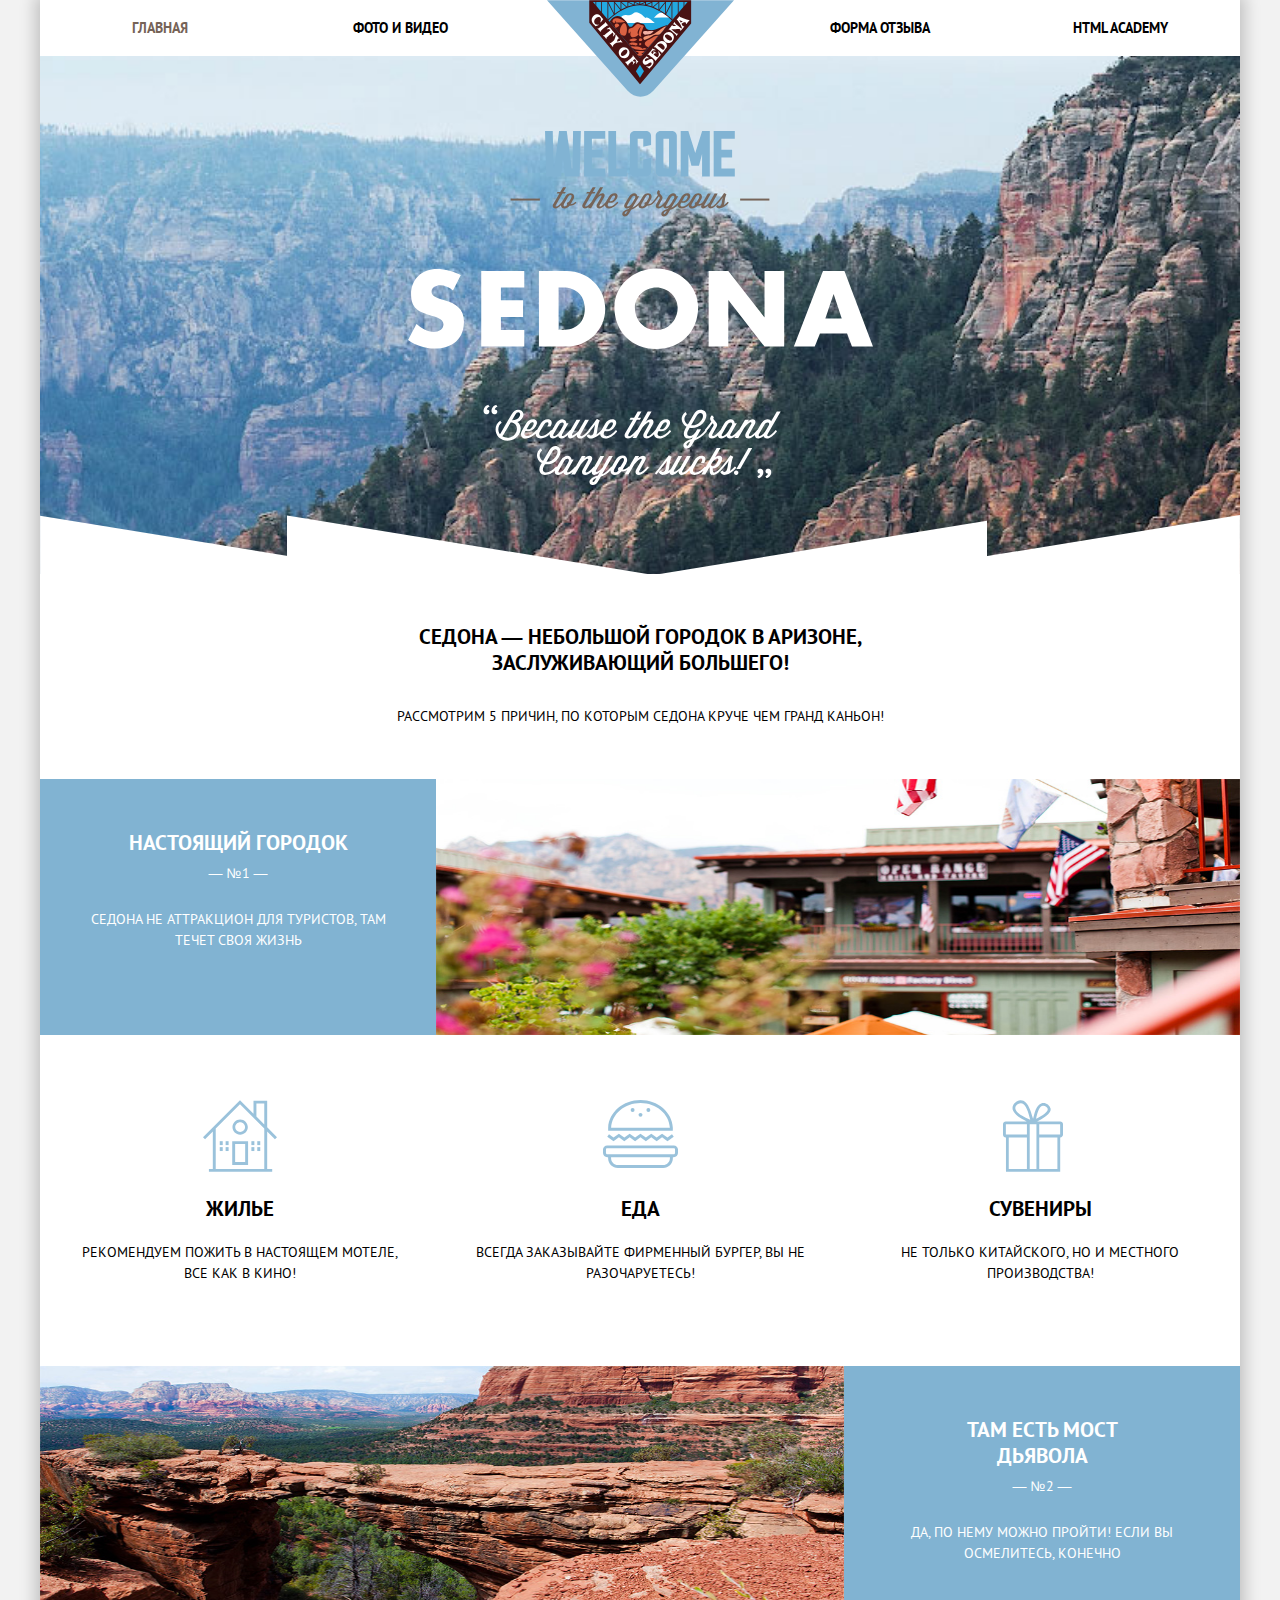
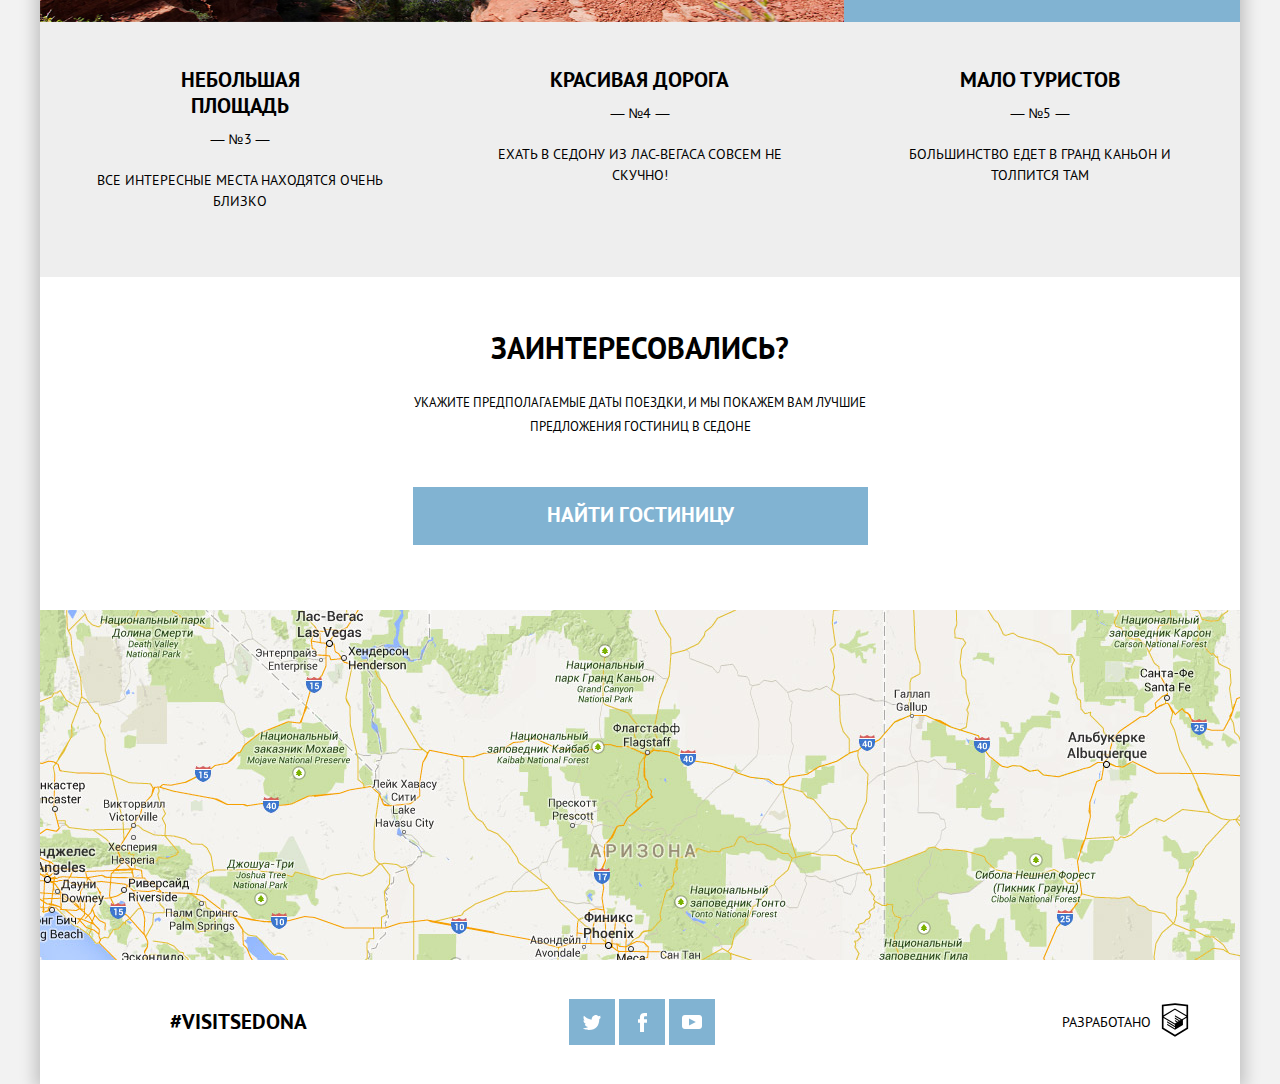
<file: index.html>
<!DOCTYPE html>
<html lang="ru">
  <head>
    <meta charset="utf-8">
    <meta  name="viewport" content="width=device-width,initial-scale=1">
    <title>HTML Academy: Седона</title>
    <link rel="stylesheet" href="css/style.min.css">
  </head>
  <body>
    <div class="wrapper-main">
      <header class="header-main">
        <nav class="menu menu--closed menu--nojs">
          <button class="menu__toggle">
            <svg class="menu__cross" xmlns="http://www.w3.org/2000/svg" xmlns:xlink="http://www.w3.org/1999/xlink" x="0px" y="0px" width="22.199px" height="22.199px" viewBox="0 0 22.199 22.199" enable-background="new 0 0 22.199 22.199" xml:space="preserve"> <polygon class="menu__cross-hover" points="22.199,2.804 19.396,0 11.1,8.297 2.804,0 0,2.803 8.297,11.1 0,19.396 2.803,22.199 11.1,13.902 19.396,22.199 22.199,19.396 13.903,11.1 "/></svg>
            <svg class="menu__ham" xmlns="http://www.w3.org/2000/svg" xmlns:xlink="http://www.w3.org/1999/xlink" x="0px" y="0px" width="22.928px" height="21.982px" viewBox="0 0 22.928 21.982" enable-background="new 0 0 22.928 21.982" xml:space="preserve">
              <g>
                <rect class="menu__ham-hover" width="22.928" height="3.964"/>
                <rect class="menu__ham-hover" y="9.009" width="22.928" height="3.964"/>
                <rect class="menu__ham-hover" y="18.018" width="22.928" height="3.964"/>
              </g>
            </svg>
          </button>
          <ul class="menu__items">
            <li class="menu__blocks"><a class="menu__link menu__link--active">Главная</a></li>
            <li class="menu__blocks"><a class="menu__link" href="photo.html">фото и видео</a></li>
            <li class="menu__blocks menu__blocks--hidden"></li>
            <li class="menu__blocks"><a class="menu__link" href="form.html">Форма отзыва</a></li>
            <li class="menu__blocks"><a class="menu__link" href="https://htmlacademy.ru/intensive/adaptive">HTML Academy</a></li>
          </ul>
        </nav>
        <div class="logo">
          <svg xmlns="http://www.w3.org/2000/svg" xmlns:xlink="http://www.w3.org/1999/xlink" x="0px" y="0px" width="186.643px" height="96.425px" viewBox="0 0 186.643 96.425" enable-background="new 0 0 186.643 96.425" xml:space="preserve">
            <g>
              <path class="logo__blue" fill="#81B3D3" d="M186.643,0H0l80.486,90.474c7.061,7.936,18.61,7.936,25.67,0L186.643,0z"/>
              <g>
                <g>
                  <polygon fill="#23A9E1" points="43.242,0.721 92.765,59.071 142.089,1.074 			"/>
                </g>
                <g>
                  <path class="logo__cloud" fill="#FFFFFF" d="M122.023,17.332c-5.062,0.028-10.124,0.056-15.187,0.084C112.837,10.485,115.533,11.226,122.023,17.332L122.023,17.332z"/>
                </g>
                <g>
                  <path class="logo__cloud" fill="#FFFFFF" d="M80.849,22.69c8.895,0,17.786,0,26.68,0c-1.985-1.233-6.708-7.059-9.308-4.893 c-0.212,0.178-7.505-8.848-12.296-4.499c-4.179,3.799-6.12-0.498-10.857,2.511C69.669,19.379,78.188,21.484,80.849,22.69 L80.849,22.69z"/>
                </g>
                <path fill="#491213" d="M93.104,0.016h-50.92v22.463l50.581,61.522l0.339-0.424l50.748-60.394V0.016H93.104z M93.104,57.068 l-0.339,0.409L45.892,1.793h47.211h47.208L93.104,57.068z"/>
                <path fill="#491213" d="M92.765,57.477l0.339-0.409L120.68,24.78c-6.913,0.949-11.864,6.077-18.604,4.956 c-3.396-0.564-3.498-2.514-4.469-4.456c-0.746-1.493-1.937-1.303-3.487-1.91c-1.442-0.565-2.277-1.738-5.162-1.061 c-2.528,0.593-2.807,4.518-5.952,4.293c-1.689-0.121-1.811-2.497-4.244-5.539c-6.302-7.571-12.158-6.523-16.247,0.475 L92.765,57.477z"/>
                <g>
                  <polygon fill="#23A9E1" points="88.745,70.916 92.765,64.416 96.769,70.916 92.765,77.43 			"/>
                </g>
                <g>
                  <path class="logo__grid" fill="#491213" d="M124.567,20.258c-0.035-0.039-3.714-3.86-9.46-7.639c-5.281-3.474-13.444-7.624-22.346-7.667 C83.84,4.903,75.79,9.039,70.605,12.518c-5.632,3.78-9.18,7.61-9.215,7.648l-0.706-0.649c0.036-0.04,3.661-3.954,9.387-7.796 c5.298-3.554,13.54-7.774,22.696-7.729c9.144,0.044,17.493,4.287,22.888,7.837c5.832,3.839,9.57,7.727,9.606,7.766 L124.567,20.258z"/>
                </g>
                <g>
                  <rect class="logo__grid" x="48.363" y="1.2" fill="#491213" width="0.783" height="6.627"/>
                </g>
                <g>
                  <rect class="logo__grid" x="54.116" y="0.933" fill="#491213" width="0.783" height="12.634"/>
                </g>
                <g>
                  <rect class="logo__grid" x="60.363" y="1.017" fill="#491213" width="0.784" height="18.43"/>
                </g>
                <g>
                  <rect class="logo__grid" x="66.779" y="0.933" fill="#491213" width="0.783" height="13.495"/>
                </g>
                <g>
                  <rect class="logo__grid" x="73.42" y="0.819" fill="#491213" width="0.784" height="9.18"/>
                </g>
                <g>
                  <rect class="logo__grid" x="80.33" y="1.074" fill="#491213" width="0.782" height="5.683"/>
                </g>
                <g>
                  <rect class="logo__grid" x="86.676" y="0.918" fill="#491213" width="0.783" height="4.104"/>
                </g>
                <g>
                  <rect class="logo__grid" x="56.928" y="7.699" transform="matrix(-0.4571 -0.8894 0.8894 -0.4571 86.0255 68.6893)" fill="#491213" width="14.095" height="0.784"/>
                </g>
                <g>
                  <rect class="logo__grid" x="65.248" y="5.536" transform="matrix(-0.6306 -0.7761 0.7761 -0.6306 110.4178 64.4075)" fill="#491213" width="10.575" height="0.783"/>
                </g>
                <g>
                  <rect class="logo__grid" x="72.811" y="4.074" transform="matrix(-0.7484 -0.6633 0.6633 -0.7484 131.3064 58.7461)" fill="#491213" width="7.972" height="0.783"/>
                </g>
                <g>
                  <rect class="logo__grid" x="80.394" y="2.974" transform="matrix(-0.8984 -0.4393 0.4393 -0.8984 157.8131 43.247)" fill="#491213" width="7.032" height="0.783"/>
                </g>
                <g>
                  <rect class="logo__grid" x="86.769" y="2.738" transform="matrix(-0.9076 -0.4199 0.4199 -0.9076 170.1622 43.7135)" fill="#491213" width="6.246" height="0.783"/>
                </g>
                <g>
                  <rect class="logo__grid" x="136.324" y="1.257" fill="#491213" width="0.783" height="5.781"/>
                </g>
                <g>
                  <rect class="logo__grid" x="130.571" y="0.721" fill="#491213" width="0.784" height="12.973"/>
                </g>
                <g>
                  <rect class="logo__grid" x="124.325" y="1.257" fill="#491213" width="0.782" height="18.458"/>
                </g>
                <g>
                  <rect class="logo__grid" x="117.909" y="1.031" fill="#491213" width="0.782" height="13.241"/>
                </g>
                <g>
                  <rect class="logo__grid" x="111.268" y="0.989" fill="#491213" width="0.783" height="9.011"/>
                </g>
                <g>
                  <rect class="logo__grid" x="104.358" y="0.679" fill="#491213" width="0.783" height="6.078"/>
                </g>
                <g>
                  <rect class="logo__grid" x="97.883" y="1.172" fill="#491213" width="1.015" height="3.85"/>
                </g>
                <g>
                  <rect class="logo__grid" x="121.129" y="1.052" transform="matrix(-0.8889 -0.4582 0.4582 -0.8889 225.8566 70.8436)" fill="#491213" width="0.782" height="13.956"/>
                </g>
                <g>
                  <rect class="logo__grid" x="114.566" y="0.643" transform="matrix(-0.7732 -0.6342 0.6342 -0.7732 200.1183 83.3156)" fill="#491213" width="0.783" height="10.461"/>
                </g>
                <g>
                  <rect class="logo__grid" x="108.268" y="0.475" transform="matrix(-0.6634 -0.7482 0.7482 -0.6634 177.4106 88.722)" fill="#491213" width="0.783" height="7.97"/>
                </g>
                <g>
                  <rect class="logo__grid" x="101.169" y="-0.154" transform="matrix(-0.4385 -0.8987 0.8987 -0.4385 143.0711 96.1146)" fill="#491213" width="0.784" height="7.032"/>
                </g>
                <g>
                  <rect class="logo__grid" x="95.196" y="0.013" transform="matrix(-0.4191 -0.908 0.908 -0.4191 132.7973 91.2395)" fill="#491213" width="0.783" height="6.246"/>
                </g>
                <g>
                  <g>
                    <path fill="#FFFFFF" d="M65.464,32.265c0.513,0.618,0.891,1.284,0.806,2.116c-0.059,0.579-0.936,1.55-0.27,1.846 c0.747-0.945,1.495-1.889,2.242-2.834c-0.602-0.151-5.365-5.848-5.442-6.472c-1.053,0.578-2.106,1.156-3.159,1.734 c0.164,0.661,1.294,0.005,1.854,0.046c0.828,0.06,1.425,0.56,1.953,1.152c-1.728,1.449-5.931,5.017-6.374,5.09 c-0.226,0.036-1.088-0.601-1.101-0.056c-0.006,0.262,0.852,1.014,1.015,1.21c0.743,0.884,1.485,1.769,2.229,2.653 c0.619-0.282-0.11-0.732,0.205-1.243C59.654,37.133,64.323,33.24,65.464,32.265L65.464,32.265z"/>
                  </g>
                  <g>
                    <path fill="#FFFFFF" d="M60.191,25.285c0.443-0.095,0.624,0.434,0.958-0.056c-0.816-0.973-1.633-1.945-2.449-2.917 c-0.371-0.442-0.84-0.916-0.706,0.018c0.089,0.63-6.113,5.664-6.493,5.82c-0.479,0.197-0.758-0.417-1.109,0.097 c0.731,0.869,1.461,1.739,2.193,2.608c0.246,0.292,0.477,0.612,0.747,0.882c0.339,0.339,0.208-0.672,0.224-0.585 c-0.091-0.513,0.527-0.948,0.855-1.228C55.956,28.563,59.809,25.336,60.191,25.285z"/>
                  </g>
                  <g>
                    <path fill="#FFFFFF" d="M51.42,24.368c-1.767,0.523-3.65-0.164-4.207-2.042c-0.543-1.835,0.614-3.757,2.071-4.801 c1.439-1.032,3.589-0.97,4.373,0.838c0.346,0.799,0.158,1.706-0.094,2.502c-0.16,0.506-0.597,1,0.056,1.289 c0.86-1.096,1.721-2.19,2.581-3.286c-1.055-0.633-1.518-1.683-2.3-2.595c-0.882-1.071-2.064-2.079-3.482-2.284 c-2.87-0.406-5.574,2.556-5.795,5.245c-0.136,1.457,0.374,2.848,1.246,4.001c0.75,0.994,1.868,1.623,2.435,2.754 c0.262,0.095,2.705-1.033,3.286-1.255C51.538,24.623,51.501,24.459,51.42,24.368C50.659,24.594,51.42,24.368,51.42,24.368z"/>
                  </g>
                  <g>
                    <path fill="#FFFFFF" d="M90.72,60.777c-1.15-0.768-4.025-4.689-4.573-5.341c-0.108-0.13-0.219-0.261-0.329-0.392 c-0.011-0.014-0.284,0.225-0.246,0.191c-0.173,0.145,0.134,0.573-0.052,0.864c-0.793,1.241-5.758,4.983-6.016,5.163 c-0.556,0.384-1.164-0.159-1.489,0.316c0.719,0.854,2.78,3.543,3.019,3.582c0.479,0.078,0.148-0.815,0.211-1 c0.123-0.369,2.633-2.445,3.549-3.211c0.336-0.281,0.688,0.426,0.888,0.723c0.327,0.484,0.474,1,0.298,1.568 c-0.116,0.37-0.717,0.92-0.25,1.174c0.619-0.723,2.361-2.754,2.613-3.049c0.252-0.293-0.566-0.037-0.469-0.087 c-0.37,0.191-0.718,0.235-1.063-0.028c-0.096-0.071-1.089-1.082-0.99-1.166c0.431-0.361,0.959-0.963,1.517-1.1 c0.862-0.213,1.582,1.516,1.709,2.129c0.121,0.578,0.104,1.186-0.076,1.75c-0.124,0.387-0.487,0.696,0.018,0.93 c0.712-0.974,1.422-1.946,2.131-2.92C90.974,60.88,90.842,60.848,90.72,60.777C90.593,60.692,90.859,60.847,90.72,60.777z"/>
                  </g>
                  <g>
                    <path fill="#FFFFFF" d="M80.496,56.646c2.205-1.855,2.482-5.053,0.769-7.339c-1.867-2.489-5.371-3.096-7.804-1.052 c-2.204,1.854-2.489,5.047-0.758,7.325C74.694,58.201,77.902,58.498,80.496,56.646C81.652,55.671,80.397,56.716,80.496,56.646z M80.031,51.893c-0.647,1.51-2.201,3.063-3.732,3.667c-1.818,0.715-3.1-0.827-2.36-2.553c0.65-1.516,2.203-3.057,3.737-3.666 C79.528,48.606,80.742,50.187,80.031,51.893C79.65,52.783,80.102,51.724,80.031,51.893z"/>
                  </g>
                  <g>
                    <path fill="#FFFFFF" d="M74.052,42.037c0.475,0.06,0.926,0.55,1.269,0.042c-0.742-0.879-1.484-1.758-2.228-2.637 c-0.595,0.269,0.047,0.549-0.194,0.971c-0.244,0.427-2.56,0.781-3.176,0.89c0.224-0.644,0.895-2.615,1.157-2.835 c0.544-0.445,0.883,0.432,1.283-0.141c-0.915-1.084-1.829-2.169-2.743-3.253c-0.31-0.366-0.559-1.028-0.98-0.68 c0.038-0.031,0.006,1.472-0.089,1.733c-0.086,0.236-0.936,3.638-1.926,4.47c-0.493,0.414-2.237,1.934-2.702,2.097 c-0.541,0.189-0.825-0.598-1.22-0.038c0.83,0.986,1.661,1.971,2.491,2.957c0.125,0.148,0.602,0.863,0.767,0.893 c0.521,0.094,0.06-0.893,0.113-1.086c0.151-0.431,2.5-2.719,3.497-2.859C70.832,42.356,72.571,41.859,74.052,42.037 C74.391,42.079,73.7,41.994,74.052,42.037z"/>
                  </g>
                </g>
                <g>
                  <path fill="#DC6243" d="M67.792,22.874c-4.043-0.167-2.351-3.954,0.395-4.808c2.611-0.813,8.089,1.717,9.843,3.398 c-2.783,0.855-6.386,0.732-9.447,0.874C68.357,19.218,67.625,20.306,67.792,22.874L67.792,22.874z"/>
                </g>
                <g>
                  <path fill="#DC6243" d="M68.807,27.724c-2.04-1.579-1.396-5.266,1.763-4.146C74.575,25.662,69.714,26.817,68.807,27.724 C68.807,27.724,68.849,27.682,68.807,27.724z"/>
                </g>
                <g>
                  <path fill="#DC6243" d="M77.295,35.423c-8.62-0.071-2.792-13.322,0.141-12.521C80.809,23.975,80.431,35.524,77.295,35.423 L77.295,35.423z"/>
                </g>
                <g>
                  <path fill="#DC6243" d="M83.401,31.094c-0.84,2.501-2.361,2.968-2.192-0.07c0.194-3.503,2.479-2.662,4.93-4.004 c2.04-1.119,3.139-5.214,6.641-2.765c1.562,1.093,3.352,0.179,3.851,1.833c-0.025-0.084-4.545,10.308-2.031,10.308 c-4.961,0-2.773-5.922-0.874-9.899c-1.847,0.885-4.842,6.688-2.382,7.643c-1.281,1.686-5.194,3.945-7.234,2.298 C82.558,35.189,83.418,33.113,83.401,31.094L83.401,31.094z"/>
                </g>
                <g>
                  <path fill="#DC6243" d="M87.505,40.697c-3.489,1.046-8.122-1.207-2.51-2.34C88.478,37.653,92.182,39.135,87.505,40.697 C87.646,40.655,87.377,40.74,87.505,40.697z"/>
                </g>
                <g>
                  <path fill="#DC6243" d="M91.875,40.556c-0.736-1.658,0.562-3.635,2.68-2.199C96.402,39.609,93.704,41.463,91.875,40.556 L91.875,40.556z"/>
                </g>
                <g>
                  <path fill="#DC6243" d="M88.929,45.224c-2.411-0.747-10.537-0.561-5.218-2.764C85.351,41.781,93.865,42.558,88.929,45.224 L88.929,45.224z"/>
                </g>
                <g>
                  <path fill="#DC6243" d="M92.144,44.871c-0.007-0.96-0.512-2.679,1.354-1.946C95.733,43.804,92.144,45.576,92.144,44.871 C92.144,44.871,92.144,44.702,92.144,44.871z"/>
                </g>
                <g>
                  <path fill="#DC6243" d="M99.363,48.538c-1.437-1.227-2.891-1.295-4.229,0c-1.795-3.293-8.318-2.19-11.366-2.651 C85.406,49.916,98.632,50.667,99.363,48.538L99.363,48.538z"/>
                </g>
                <g>
                  <path fill="#DC6243" d="M97.46,50.962c-3.151-0.146-6.671-0.563-9.646,0.084c1.86,0.466,6.396,1.795,2.172,2.918 c1.515,2.168,3.973,2.029,5.584,0.127c-0.655-0.322-1.01-0.719-1.552-1.057C95.69,52.731,97.252,51.767,97.46,50.962 L97.46,50.962z"/>
                </g>
                <g>
                  <path fill="#DC6243" d="M101.056,47.085c-5.288-3.112-3.95-5.427,0.354-7.586c2.254-1.131,7.324-5.208,9.447-3.85 C107.589,39.461,104.322,43.273,101.056,47.085L101.056,47.085z"/>
                </g>
                <g>
                  <path fill="#F49774" d="M97.291,39.809c-4.479-4.601,6.689-4.178,8.487-5.796c1.311,0.437,10.768-8.283,13.071-7.741 c-1.655,1.941-5.22,8.136-7.775,8.136c-1.964,0-3.95-0.292-5.472,1.107C103.378,37.563,99.694,38.605,97.291,39.809 L97.291,39.809z"/>
                </g>
                <g>
                  <path fill="#F4B1A4" d="M98.758,34.183c-2.453,1.319-4.772-3.907-0.537-3.398c2.813,0.338,5.662-0.237,8.348,0.226 C104.642,33.302,101.863,34.564,98.758,34.183L98.758,34.183z"/>
                </g>
                <g>
                  <rect class="logo__grid" x="92.167" y="1.426" fill="#491213" width="0.938" height="3.313"/>
                </g>
                <g>
                  <g>
                    <path fill="#FFFFFF" d="M111.39,52.466c0.191,0.648,0.299,1.332,0.215,2.009c-0.107,0.873-0.979,2.925-2.173,2.34 c-1.169-0.573-2.194-1.728-3.188-2.552c0.802-0.936,1.507-1.749,2.854-1.295c0.37,0.123,0.688-0.036,0.299-0.262 c-0.405-0.234-3.114-1.965-3.261-1.799c-0.271,0.311,0.528,0.868,0.221,1.473c-0.229,0.447-0.61,0.834-0.932,1.219 c-0.72-0.607-1.923-1.253-1.057-2.256c0.542-0.66,1.25-1.172,2.098-1.342c0.565-0.114,1.841,0.389,2.006-0.224 c-1.087-0.522-2.172-1.044-3.258-1.565c0.177,0.799-3.349,4.525-4.131,5.464c-0.113,0.137-0.658,0.609-0.664,0.797 c-0.009,0.429,0.622,0.097,0.657,0.084c0.486-0.18,6.816,5.109,6.973,5.471c0.1,0.281-0.221,0.574-0.029,0.732 c-0.011-0.01,0.228,0.216,0.253,0.184c0.391-0.468,4.522-5.975,5.374-6.217c-0.794-1.215-1.588-2.43-2.368-3.652 C110.689,51.333,111.26,52.024,111.39,52.466z"/>
                  </g>
                  <g>
                    <path fill="#FFFFFF" d="M105.229,59.169c-2.077-1.34-5.596,1.279-6.125,1.531c-1.039,0.492-1.789-0.543-1.251-1.502 c0.469-0.83,1.393-1.234,2.31-1.289c0.277-0.017,1.35,0.198,1.459,0.026c0.13-0.202,0.228-0.22,0.042-0.345 c-0.856-0.579-1.712-1.156-2.567-1.734c-0.176,1.055-1.385,1.727-2.076,2.441c-0.823,0.854-1.52,1.93-1.52,3.156 c0,1.135,0.679,2.142,1.677,2.66c1.136,0.592,2.317,0.116,3.324-0.511c0.627-0.392,1.254-0.856,1.924-1.171 c0.996-0.467,2.304-0.062,1.953,1.27c-0.282,1.073-1.351,2.061-2.405,2.34c-0.616,0.164-1.27,0.109-1.872-0.09 c-0.432-0.142-0.993-0.734-1.23-0.111c1.161,0.846,2.321,1.691,3.482,2.537c0.103-0.76,0.522-1.09,1.086-1.564 c0.735-0.645,1.438-1.32,1.994-2.13C106.593,62.99,106.972,60.621,105.229,59.169z"/>
                  </g>
                  <g>
                    <path fill="#FFFFFF" d="M105.229,59.169C106.154,59.767,104.638,58.675,105.229,59.169L105.229,59.169z"/>
                  </g>
                  <g>
                    <path fill="#FFFFFF" d="M134.462,21.855C134.455,21.859,134.455,21.859,134.462,21.855L134.462,21.855z"/>
                  </g>
                  <g>
                    <path fill="#FFFFFF" d="M141.92,19.645c-0.729,0.729-8.42-2.341-8.982-2.764c-0.29-0.116-0.3-1.321-0.705-0.833 c-0.404,0.488-0.81,0.976-1.216,1.463c-0.418,0.505-0.837,1.009-1.256,1.513c-0.26,0.314-0.537,0.458-0.038,0.72 c0.837-0.419,5.417,7.346,5.008,8.461c-0.725,0.376-6.915-5.057-7.081-5.415c-0.052-0.146,0.273-1.021-0.211-0.945 c-0.229,0.036-0.743,0.896-0.889,1.072c-0.297,0.357-0.592,0.715-0.889,1.072c0.332,0.485,0.517-0.021,0.959,0.042 c0.383,0.077,1.844,1.331,2.241,1.664c-0.725,0.027-2.685,0.131-2.934,0.113c-0.903,0.112-0.422-0.663-1.015-0.931 c-0.759,0.922-1.52,1.843-2.277,2.764c-0.441,0.536-0.885,1.072-1.326,1.607c-0.054,0.065-0.047,0.032,0.05,0.112 c0.33,0.273,0.104,0.168,0.568,0.006c0.506-0.177,6.559,4.931,6.776,5.19c0.377,0.45-0.154,0.975,0.411,1.221 c0.6-0.728,1.198-1.457,1.798-2.184c0.091-0.11,0.141-0.1,0.021-0.198c-0.427-0.353-0.476,0.212-1.002,0.154 c-0.533-0.089-4.395-3.369-5.895-4.61c1.822-0.068,7.291-0.271,8.199-0.304c0.3-0.011,1.139,0.896,1.068,1.216 c-0.081,0.378-0.463,0.558,0.054,0.794c0.479-0.575,0.985-1.149,1.456-1.734l0,0l0.227-0.282 c0.076-0.052,0.146-0.145,0.21-0.265l0.168-0.211c0.425-0.485,1.8-2.006,1.635-2.15c-0.461-0.4-0.685,0.466-1.298-0.054 c-0.348-0.249-1.223-1.788-1.443-2.162c-0.264-0.449,0.608-0.897,0.964-1.119c0.776-0.482,3.247-1.183,3.482,0.348 c0.04,0.258-0.271,0.55-0.084,0.704c0.044,0.037,0.204,0.242,0.27,0.163c0.163-0.197,2.361-2.843,3.3-3.969 C142.146,19.832,142.037,19.69,141.92,19.645z M134.546,21.801C134.623,21.752,134.699,21.703,134.546,21.801 c-0.051,0.032-0.074,0.047-0.084,0.054c0.014-0.008,0.047-0.03,0.082-0.052c-0.345,0.22-0.668,0.473-0.958,0.761 c-0.521-0.897-1.044-1.795-1.564-2.693c1.177,0.491,2.352,0.985,3.524,1.481C135.192,21.45,134.855,21.605,134.546,21.801z"/>
                  </g>
                  <g>
                    <path fill="#FFFFFF" d="M124.801,33.012c-2.375-1.979-5.63-1.404-7.586,0.832c-1.903,2.312-1.712,5.663,0.605,7.615 c2.339,1.926,5.67,1.438,7.572-0.846C127.29,38.31,127.16,34.945,124.801,33.012z M124.52,39.626 c-0.019,0.02-0.025,0.027-0.026,0.027c-1.232,1.292-3.358,0.096-4.505-0.731c-1.146-0.829-3.111-2.57-1.856-4.104 c1.056-1.287,3.124-0.231,4.191,0.482c1.2,0.803,3.412,2.596,2.276,4.216C124.674,39.426,124.726,39.368,124.52,39.626z"/>
                  </g>
                  <g>
                    <path fill="#FFFFFF" d="M124.801,33.012C125.972,33.971,124.548,32.801,124.801,33.012L124.801,33.012z"/>
                  </g>
                  <g>
                    <path fill="#FFFFFF" d="M124.492,39.653c0.009-0.01,0.018-0.018,0.026-0.027c0.029-0.037,0.056-0.073,0.08-0.11 C124.549,39.577,124.488,39.653,124.492,39.653z"/>
                  </g>
                  <g>
                    <path fill="#FFFFFF" d="M118.209,42.136c0.112,0.094,0.273,0.224-0.063-0.057c-2.835-2.127-6.194-1.504-8.402,1.157 c-0.988,1.189-1.976,2.378-2.961,3.567c0.351,0.512,0.763-0.118,1.273,0.176c0.436,0.25,6.244,5.101,6.339,5.366 c0.164,0.458-0.255,0.548,0.144,0.875c0.172,0.143,4.536-5.245,4.935-6.191C120.164,45.274,119.614,43.351,118.209,42.136z M116.891,48.89c-0.24,0.296-0.044,0.054-0.665,0.65c-0.306,0.293-6.438-4.675-6.192-4.944c0.835-0.918,2.567-1.556,3.577-1.297 C115.801,43.859,118.824,46.559,116.891,48.89z"/>
                  </g>
                </g>
              </g>
            </g>
          </svg>
        </div>
      </header>
      <main>
        <section class="welcome">
          <svg xmlns="http://www.w3.org/2000/svg" xmlns:xlink="http://www.w3.org/1999/xlink" x="0px" y="0px" width="459.754px" height="350.074px" viewBox="0 0 459.754 350.074" enable-background="new 0 0 459.754 350.074" xml:space="preserve">
            <g>
              <path fill="#766458" d="M165.422,70.001l-0.203,0.229c-1.353,1.469-3.022,2.188-4.521,2.217l2.822-4.865 c1.813-3.139,0.144-6.104-2.679-6.104c-2.303,0-4.088,0.92-5.815,3.916l-1.468,2.562l-1.227,2.098l-0.154,0.177 c-2.159,2.506-4.262,4.491-5.586,4.491c-0.662,0-1.037-0.461-0.346-1.641l6.422-11.201h2.446l0.864-1.44h-2.477l2.822-4.893h-2.994 l-2.822,4.895h-2.707l-0.864,1.44h2.735l-6.019,10.423c-1.267,2.217-0.374,4.262,2.044,4.262c1.739,0,3.662-1.309,5.512-3.084 c-0.006,3.816,5.297,4.562,8.539,0.463h0.661c1.785,0,4.606-1.094,6.134-2.907C166.342,70.634,165.825,70.174,165.422,70.001z M159.03,70.204h-0.145c-0.979,0-1.756,0.806-1.756,1.785c0,0.373,0.115,0.72,0.289,1.009l-0.029,0.057 c-1.411,2.419-4.838,1.958-3.053-1.151l2.274-3.944l1.44-2.447c2.102-3.569,4.98-2.159,3.166,0.95L159.03,70.204z"/>
              <path fill="#766458" d="M206.877,70.001l-0.201,0.229c-2.16,2.506-4.924,4.491-7.025,4.491c-1.844,0-2.938-1.151-1.555-3.569 l0.287-0.52c1.93,0.807,5.558,0.432,7.804-3.455l0.432-0.749c1.612-2.764,0.058-4.837-2.39-4.837c-2.419,0-4.348,1.268-5.615,3.455 l-2.906,4.984l-0.173,0.199c-2.159,2.504-4.261,4.49-5.586,4.49c-0.661,0-1.036-0.461-0.346-1.641l4.319-7.571c1.295-2.274,0.059-3.916-1.612-3.916c-1.296,0-2.679,0.72-4.175,2.274l4.779-8.32h-2.994l-8.354,14.492l-0.168,0.191 c-2.159,2.506-4.261,4.491-5.586,4.491c-0.662,0-1.037-0.461-0.345-1.641l6.42-11.201h2.447l0.864-1.44h-2.476l2.822-4.893h-2.994 l-2.822,4.895h-2.706l-0.864,1.44h2.735l-6.019,10.423c-1.267,2.217-0.373,4.262,2.045,4.262c1.213,0,2.517-0.639,3.821-1.627 l-0.771,1.338h3.022l4.55-7.916c4.606-5.789,6.65-5.039,5.354-2.822l-3.888,6.767c-1.267,2.218-0.373,4.263,2.045,4.263 c1.781,0,3.757-1.375,5.646-3.217c0.145,1.864,1.653,3.217,4.055,3.217c3.396,0,6.766-2.649,9.242-5.529 C207.799,70.634,207.281,70.174,206.877,70.001z M201.176,65.797c1.729-2.965,4.781-2.477,2.996,0.634l-0.433,0.749 c-1.438,2.447-3.368,2.391-4.491,1.987L201.176,65.797z"/>
              <path fill="#766458" d="M316.047,70.001l-0.201,0.229c-1.096,1.295-2.42,2.447-3.601,3.254c0.95-2.851,0.749-7.228,2.593-11.057 l-2.246-1.209c-1.238,1.699-3.944,5.615-6.651,8.782l0.001,0.001l-0.201,0.229c-2.158,2.506-4.261,4.491-5.586,4.491 c-0.662,0-1.036-0.461-0.345-1.641l6.392-11.201h-2.994l-5.326,9.3c-2.274,2.072-4.031,3.225-4.606,2.965 c-0.749-0.315,0-1.438,0.374-2.072l5.845-10.192H296.5l-4.695,8.124l-0.197,0.227c-1.354,1.469-3.023,2.188-4.521,2.217 l2.821-4.865c1.813-3.139,0.146-6.104-2.678-6.104c-2.304,0-4.089,0.92-5.815,3.916l-1.469,2.562l-1.227,2.097l-0.154,0.178 c-2.159,2.506-4.924,4.491-7.025,4.491c-1.843,0-2.938-1.151-1.555-3.569l0.288-0.52c1.929,0.807,5.558,0.432,7.803-3.455 l0.433-0.749c1.611-2.764,0.058-4.837-2.391-4.837c-2.419,0-4.348,1.268-5.615,3.455l-2.904,4.984l-0.174,0.199 c-2.477,2.851-4.606,4.691-6.969,5.699l6.709-11.459h-1.757c0-1.238-1.267-2.879-3.138-2.879c-1.612,0-3.858,1.268-5.126,3.455 l-2.871,4.957c-0.002-0.001-0.005-0.003-0.007-0.004l-0.201,0.23c-2.159,2.504-4.262,4.49-5.586,4.49 c-0.662,0-1.036-0.461-0.346-1.641l2.994-5.241c1.036-1.813,0.547-2.879-0.433-4.06l-1.67-2.017 c-0.433-0.547-0.433-1.151,0.173-1.728l-1.555-1.699c-1.699,1.525-1.844,3.225-0.777,4.607l0.26,0.346 c-1.324,1.872-3.109,4.404-5.068,6.709L242.059,70l-0.2,0.229c-1.354,1.467-3.022,2.188-4.521,2.217l2.82-4.866 c1.814-3.138,0.145-6.104-2.678-6.104c-2.303,0-4.088,0.922-5.814,3.916l-1.47,2.562l-1.228,2.101l-0.152,0.175 c-2.477,2.851-4.607,4.691-6.969,5.699l6.709-11.459h-1.756c0-1.238-1.267-2.879-3.139-2.879c-1.611,0-3.857,1.268-5.125,3.455 l-4.203,7.256c-1.268,2.217-0.375,4.262,2.043,4.262c0.836,0,1.844-0.375,2.852-1.008l-0.835,1.41 c-4.031,1.238-6.565,2.879-6.565,5.125c0,2.88,4.405,3.484,6.565-0.201l2.274-3.945c2.396-0.746,4.743-2.155,7.18-4.481 c-0.021,3.832,5.294,4.585,8.539,0.479h0.662c1.785,0,4.607-1.094,6.133-2.908l0,0c1.438-1.67,2.562-3.168,4.951-6.42l0.402,0.49 c0.374,0.489,0.52,1.094,0.174,1.698l-3.168,5.5c-1.268,2.218-0.375,4.263,2.045,4.263c1.518,0,3.176-0.998,4.801-2.431 c-0.049,1.392,0.879,2.431,2.598,2.431c0.835,0,1.843-0.375,2.852-1.009L257,76.966c-4.031,1.238-6.563,2.879-6.563,5.125 c0,2.88,4.405,3.483,6.563-0.201l2.274-3.944c2.44-0.762,4.83-2.215,7.315-4.617c0.133,1.875,1.646,3.236,4.057,3.236 c2.438,0,4.859-1.367,6.947-3.201c-0.117,3.92,5.267,4.721,8.541,0.58h0.662c0.938,0,2.158-0.309,3.33-0.856 c-0.806,2.081-0.063,3.478,1.649,3.478c1.642,0,3.483-1.498,4.923-2.879c-0.288,1.611,0.662,2.879,2.562,2.879c2.477,0,5.326-2.648,7.804-5.528l-0.001-0.001c1.697-1.959,3.195-4.059,4.261-5.469c-1.181,3.108-0.548,8.694-3.397,8.694 c-1.008,0-1.41-1.094-1.41-1.094l-1.872,0.979c0,0,0.547,2.42,3.282,2.42c0.287,0,0.548-0.029,0.834-0.06 c0.029,0,0.059-0.028,0.088-0.028c3.052-0.402,6.074-2.82,8.32-5.441C316.997,70.577,316.478,70.116,316.047,70.001z M273.064,65.797c1.728-2.965,4.778-2.477,2.993,0.634l-0.432,0.749c-1.439,2.447-3.369,2.391-4.492,1.987L273.064,65.797z M215.887,81.403c-0.633,1.123-1.641,0.951-1.641,0.145c0-0.777,0.721-1.67,2.994-2.562L215.887,81.403z M217.27,74.723 c-0.662,0-1.037-0.461-0.346-1.641l4.176-7.285c1.611-2.793,4.809-2.073,3.34,0.634l-2.273,3.974 C220.351,73.313,218.537,74.723,217.27,74.723z M235.667,70.204h-0.145c-0.979,0-1.756,0.806-1.756,1.785 c0,0.373,0.115,0.72,0.287,1.009l-0.028,0.057c-1.41,2.419-4.837,1.958-3.052-1.151l2.273-3.944l1.439-2.447 c2.104-3.569,4.98-2.159,3.168,0.95L235.667,70.204z M254.494,81.403c-0.634,1.123-1.642,0.951-1.642,0.145 c0-0.777,0.72-1.67,2.994-2.562L254.494,81.403z M255.875,74.723c-0.662,0-1.035-0.461-0.346-1.641l4.176-7.285 c1.612-2.793,4.809-2.073,3.34,0.634l-2.274,3.974C258.958,73.313,257.141,74.723,255.875,74.723z M285.415,70.204h-0.145 c-0.979,0-1.756,0.806-1.756,1.785c0,0.373,0.115,0.72,0.287,1.009l-0.028,0.057c-1.41,2.419-4.837,1.958-3.052-1.151l2.273-3.944 l1.439-2.447c2.103-3.569,4.98-2.159,3.168,0.95L285.415,70.204z"/>
            </g>
            <rect x="101.422" y="66.823" fill="#766458" width="28.918" height="1.957"/>
            <rect x="328.422" y="66.823" fill="#766458" width="28.918" height="1.957"/>
            <g>
              <path fill="#81B3D3" d="M163.183,0h7.707l-1.209,44.918h-14.525l-1.975-18.545l-1.975,18.545h-14.589L135.471,0h7.645l0.637,37.152h0.828L149.359,0h7.581l4.906,37.152h0.765L163.183,0z"/>
              <path fill="#81B3D3" d="M195.034,37.152v7.766h-20.896V0h20.896v7.7h-13.251v10.844h10.575v7.7h-10.575v10.908H195.034z"/>
              <path fill="#81B3D3" d="M216.373,37.152v7.766h-18.283V0h7.646v37.152H216.373z"/>
              <path fill="#81B3D3" d="M232.617,28.361l7.708-1.797v13.604c0,2.567-2.166,4.749-4.714,4.749h-11.469 c-2.611,0-4.713-2.182-4.713-4.749V4.749c0-2.632,2.103-4.749,4.713-4.749h11.468c2.548,0,4.714,2.117,4.714,4.749v9.112 l-7.708,1.796V7.7h-5.543v29.452h5.543L232.617,28.361L232.617,28.361z"/>
              <path fill="#81B3D3" d="M261.089,0c2.549,0,4.715,2.117,4.715,4.749v35.42c0,2.567-2.166,4.749-4.715,4.749h-11.468 c-2.61,0-4.714-2.182-4.714-4.749V4.749c0-2.631,2.104-4.749,4.714-4.749H261.089z M258.095,7.7h-5.543v29.452h5.543V7.7z"/>
              <path fill="#81B3D3" d="M290.837,0h7.58v44.918h-7.645V22.844l-3.059,11.422h-7.453l-2.994-11.422v22.074h-7.646V0h7.581 l6.816,21.688L290.837,0z"/>
              <path fill="#81B3D3" d="M323.134,37.152v7.766h-20.896V0h20.896v7.7h-13.252v10.844h10.575v7.7h-10.575v10.908H323.134z"/>
            </g>
            <g>
              <path fill="#FFFFFF" d="M44.467,157.61c-3.572-2.979-8.139-4.963-12.902-4.963c-3.572,0-8.338,2.084-8.338,6.253 c0,4.368,5.261,6.055,8.636,7.146l4.964,1.489c10.422,3.077,18.461,8.337,18.461,20.447c0,7.445-1.787,15.088-7.742,20.15 c-5.855,4.963-13.697,7.047-21.24,7.047c-9.43,0-18.661-3.176-26.305-8.537l8.338-15.682c4.865,4.268,10.621,7.742,17.271,7.742 c4.566,0,9.43-2.283,9.43-7.545c0-5.459-7.643-7.344-11.812-8.535c-12.208-3.475-20.249-6.65-20.249-21.143 c0-15.188,10.818-25.112,25.807-25.112c7.543,0,16.775,2.382,23.426,6.154L44.467,157.61z"/>
              <path fill="#FFFFFF" d="M91.832,154.831v12.506h21.937v16.479H91.832v12.9h23.127v16.479H72.377v-74.84h42.582v16.477H91.832z"/>
              <path fill="#FFFFFF" d="M129.418,138.354h27.594c20.844,0,38.016,16.377,38.016,37.42c0,21.041-17.271,37.42-38.016,37.42h-27.594 V138.354z M148.873,196.718h4.367c11.612,0,21.539-6.352,21.539-20.943c0-13.4-8.834-20.943-21.341-20.943h-4.565V196.718z"/>
              <path fill="#FFFFFF" d="M286.874,174.385c0,24.219-17.371,41.292-41.393,41.292c-24.02,0-41.391-17.072-41.391-41.292 c0-22.632,19.852-38.513,41.391-38.513S286.874,151.753,286.874,174.385z M224.34,174.484c0,12.904,9.529,22.333,21.141,22.333 c11.613,0,21.143-9.43,21.143-22.333c0-10.323-9.527-19.752-21.143-19.752C233.868,154.732,224.34,164.162,224.34,174.484z"/>
              <path fill="#FFFFFF" d="M297.239,138.354h19.455l35.635,45.758h0.197v-45.758h19.453v74.84h-19.453l-35.635-45.857h-0.197v45.857 h-19.455V138.354z"/>
              <path fill="#FFFFFF" d="M407.346,200.192l-5.16,13.002H381.54l28.785-74.84h21.242l28.188,74.84H439.01l-4.863-13.002H407.346z M420.946,161.481h-0.199l-8.039,23.823h16.178L420.946,161.481z"/>
            </g>
            <g>
              <path fill="#FFFFFF" d="M108.081,287.741c7.658-2.589,8.242-12.181,0.693-12.181c-2.079,0-4.559,1.459-6.272,4.449L92.29,297.66 c-0.475,0.839-0.947,1.532-1.458,2.151c-2.626-3.61-1.86-9.007,1.823-11.378l-1.532-1.934c-7.95,5.069-5.616,19.693,7.659,19.693 C110.124,306.194,115.375,292.592,108.081,287.741z M98.709,303.276c-2.261,0-4.048-0.511-5.47-1.312 c0.656-0.767,1.312-1.715,1.896-2.699l6.381-11.05l1.021,0.108C111.437,290.185,107.899,303.276,98.709,303.276z M102.793,285.99 l3.063-5.251c2.771-4.776,6.309-1.969,4.412,1.604C108.812,285.078,106.659,285.917,102.793,285.99z"/>
              <path fill="#FFFFFF" d="M140.161,300.002c-0.629,2.248,0.572,4.076,3.146,4.076c1.531,0,3.428-0.984,5.25-2.479 c0.184,1.459,1.351,2.479,3.283,2.479c2.02,0,4.234-1.395,6.393-3.357c-0.42,2.048,0.541,3.357,2.41,3.357 c2.08,0,4.414-1.896,6.236-3.646c-0.365,2.042,0.84,3.646,3.246,3.646c3.137,0,6.747-3.354,9.883-7.002 c-0.025-0.05-0.068-0.102-0.101-0.151c2.097-2.438,3.946-5.026,5.269-6.777c-1.496,3.938-0.693,11.014-4.305,11.014 c-1.275,0-1.787-1.386-1.787-1.386l-2.371,1.24c0,0,0.693,3.062,4.157,3.062c0.365,0,0.692-0.037,1.058-0.072 c0.037,0,0.073-0.036,0.109-0.036c2.786-0.368,5.55-2.064,7.943-4.225c0.058,2.495,1.994,4.333,5.145,4.333 c4.303,0,8.57-3.354,11.707-7.002c-0.255-0.511-0.912-1.094-1.422-1.312l-0.255,0.292c-2.735,3.172-6.236,5.688-8.897,5.688 c-2.334,0-3.721-1.459-1.97-4.521l0.365-0.657c2.442,1.021,7.038,0.547,9.883-4.376l0.547-0.948 c2.042-3.501,0.073-6.127-3.026-6.127c-3.063,0-5.508,1.605-7.111,4.376l-3.684,6.318c-0.035-0.012-0.07-0.037-0.104-0.046 l-0.255,0.292c-1.387,1.641-3.063,3.1-4.559,4.121c1.203-3.61,0.948-9.153,3.282-14.004l-2.844-1.532 c-1.568,2.151-4.996,7.111-8.425,11.123c0.033,0.046,0.074,0.091,0.111,0.138l-0.136,0.154c-2.735,3.172-5.397,5.688-7.075,5.688 c-0.838,0-1.312-0.583-0.438-2.079l8.096-14.187h-3.793l-6.747,11.779c-2.881,2.626-5.104,4.084-5.835,3.756 c-0.947-0.401,0-1.823,0.475-2.625l7.402-12.91h-3.793l-6.036,10.446c-0.098-0.061-0.196-0.123-0.288-0.162l-0.255,0.292 c-2.735,3.172-5.397,5.688-7.075,5.688c-0.838,0-1.312-0.583-0.438-2.079l6.127-10.722h-2.152c0.146-1.605-1.494-3.83-3.975-3.83 c-2.042,0-4.887,1.605-6.491,4.376l-3.846,6.637c-0.195-0.151-0.394-0.285-0.577-0.364l-0.255,0.292 c-2.735,3.172-6.236,5.688-8.897,5.688c-2.334,0-3.721-1.459-1.971-4.521l3.902-6.783c2.188-3.756,6.054-3.136,3.791,0.802 l-0.547,0.948h3.101l0.547-0.948c2.042-3.501,0.073-6.127-3.026-6.127c-3.063,0-5.508,1.605-7.111,4.376l-3.77,6.467 c-0.119-0.077-0.236-0.146-0.348-0.194l-0.255,0.292c-2.735,3.172-6.236,5.688-8.897,5.688c-2.335,0-3.721-1.459-1.971-4.521 l0.365-0.657c2.443,1.021,7.039,0.547,9.883-4.376l0.547-0.948c2.042-3.501,0.073-6.127-3.027-6.127 c-3.062,0-5.507,1.605-7.11,4.376l-3.976,6.819c-2.371,4.048-0.328,7.768,4.157,7.768c3.341,0,6.657-2.023,9.442-4.635 c-0.098,2.646,1.865,4.635,5.141,4.635C134.433,304.078,137.509,302.338,140.161,300.002z M198.19,290.439 c2.188-3.756,6.054-3.136,3.791,0.802l-0.547,0.948c-1.822,3.1-4.267,3.027-5.688,2.516L198.19,290.439z M143.999,299.666 l5.288-9.227c2.042-3.538,6.09-2.626,4.229,0.802l-2.953,5.18c-2.297,3.609-4.56,5.323-6.127,5.323 C143.599,301.744,143.124,301.161,143.999,299.666z M119.815,290.439c2.188-3.756,6.054-3.136,3.791,0.802l-0.547,0.948 c-1.822,3.1-4.267,3.027-5.688,2.516L119.815,290.439z"/>
              <path fill="#FFFFFF" d="M248.399,304.078c4.303,0,8.571-3.354,11.706-7.002c-0.254-0.511-0.91-1.094-1.422-1.312l-0.254,0.292 c-2.736,3.172-6.236,5.688-8.899,5.688c-2.334,0-3.721-1.459-1.971-4.521l0.365-0.657c2.444,1.021,7.038,0.547,9.883-4.376 l0.547-0.948c2.043-3.501,0.074-6.127-3.027-6.127c-3.061,0-5.505,1.605-7.11,4.376l-3.693,6.336 c-0.037-0.019-0.077-0.048-0.113-0.063l-0.256,0.292c-2.734,3.172-5.396,5.688-7.074,5.688c-0.839,0-1.312-0.583-0.438-2.079 l5.47-9.591c1.642-2.881,0.073-4.96-2.042-4.96c-1.643,0-3.393,0.912-5.288,2.881l6.054-10.54h-3.793l-10.697,18.56 c-0.147-0.104-0.297-0.192-0.434-0.251l-0.256,0.292c-2.735,3.172-5.396,5.688-7.075,5.688c-0.838,0-1.312-0.583-0.438-2.079 l8.133-14.187h3.101l1.095-1.823h-3.137l3.574-6.2h-3.793l-3.574,6.2h-3.428l-1.094,1.823h3.463l-7.622,13.204 c-1.604,2.808-0.474,5.396,2.589,5.396c1.885,0,3.941-1.216,5.962-2.975l-1.504,2.61h3.83l5.762-10.029 c5.835-7.33,8.425-6.382,6.783-3.574l-4.923,8.571c-1.604,2.808-0.475,5.396,2.589,5.396c2.305,0,4.864-1.812,7.304-4.221 C243.365,302.297,245.295,304.078,248.399,304.078z M251.462,290.439c2.188-3.756,6.055-3.136,3.793,0.802l-0.547,0.948 c-1.824,3.1-4.268,3.027-5.69,2.516L251.462,290.439z"/>
              <path fill="#FFFFFF" d="M363.417,295.765l-0.256,0.292c-2.732,3.172-5.396,5.688-7.074,5.688c-0.838,0-1.312-0.583-0.438-2.079 l12.838-22.209h-3.793l-5.58,9.628c-0.656-1.058-1.896-1.97-3.465-1.97c-2.043,0-4.887,1.605-6.492,4.376l-3.711,6.406 c-0.08-0.047-0.162-0.101-0.236-0.133l-0.256,0.292c-2.734,3.172-5.396,5.688-7.074,5.688c-0.84,0-1.312-0.583-0.438-2.079 l5.469-9.591c1.643-2.881,0.074-4.96-2.041-4.96c-1.643,0-3.355,0.875-5.252,2.845l1.422-2.479h-3.793l-6.061,10.487 c-0.123-0.081-0.246-0.153-0.361-0.203l-0.256,0.292c-2.734,3.172-5.396,5.688-7.074,5.688c-0.838,0-1.312-0.583-0.438-2.079 l6.127-10.722h-2.152c0.146-1.604-1.494-3.83-3.975-3.83c-2.043,0-4.889,1.605-6.492,4.376l-3.666,6.329l-0.207,0.235 c-2.734,3.172-5.396,5.688-7.074,5.688c-0.838,0-1.312-0.583-0.438-2.079l3.793-6.637c1.312-2.298,0.691-3.646-0.547-5.142 l-2.115-2.554c-0.547-0.692-0.547-1.458,0.219-2.188l-1.969-2.151c-2.152,1.934-2.334,4.084-0.986,5.835l0.33,0.438 c-1.678,2.371-3.939,5.58-6.42,8.497c0.074,0.107,0.164,0.215,0.258,0.321c-3.125,3.593-5.781,5.918-8.762,7.191l4.812-8.242 h-3.793l-0.4,0.657c-2.006,3.537-4.305,6.054-7.258,6.054c-2.59,0-3.062-2.589-0.803-6.455l1.059-1.859 c0.691,0.108,1.387,0.183,2.15,0.183c13.494,0,20.021-18.052,8.135-18.052c-2.08,0-4.561,1.459-6.273,4.449l-5.908,10.175 c-2.225-1.167-3.391-3.282-3.391-5.397c0-1.75,0.803-3.501,2.441-4.776l-1.238-2.226c-2.699,1.934-3.902,4.522-3.902,7.075 c0,3.027,1.715,5.944,4.777,7.549l-1.131,1.97c-2.662,4.595-2.188,9.7,3.174,9.7c1.604,0,2.953-0.474,4.121-1.204l-0.986,1.715 c-5.141,1.567-8.314,3.646-8.314,6.49c0,3.647,5.58,4.413,8.314-0.255l2.918-4.996c3.939-1.239,7.805-3.938,11.963-8.752 c-0.059-0.117-0.143-0.237-0.236-0.356c1.684-1.979,3.113-3.889,5.971-7.775l0.51,0.62c0.475,0.62,0.656,1.386,0.219,2.152 l-4.012,6.963c-1.605,2.808-0.475,5.396,2.59,5.396c1.906,0,3.988-1.244,6.033-3.036c-0.045,1.745,1.148,3.036,3.311,3.036 c1.531,0,3.428-0.984,5.25-2.479c0.184,1.459,1.352,2.479,3.283,2.479c1.816,0,3.791-1.129,5.742-2.785l-1.398,2.421h3.828 l5.799-10.103c5.799-7.257,8.389-6.309,6.746-3.501l-4.922,8.571c-1.604,2.808-0.475,5.396,2.588,5.396 c2.018,0,4.227-1.388,6.381-3.346c-0.201,1.901,1.008,3.346,3.295,3.346c1.531,0,3.428-0.984,5.252-2.479 c0.182,1.459,1.35,2.479,3.281,2.479c3.137,0,6.746-3.354,9.883-7.002C364.585,296.566,363.929,295.982,363.417,295.765z M285.455,281.614c1.131-1.933,2.371-2.771,3.43-2.771c6.018,0,1.787,12.253-8.133,12.253h-0.766L285.455,281.614z M277.396,310.205c-0.801,1.422-2.078,1.204-2.078,0.184c0-0.985,0.875-2.115,3.793-3.246L277.396,310.205z M317.089,296.421 c-2.299,3.609-4.559,5.323-6.127,5.323c-0.84,0-1.312-0.583-0.438-2.079l5.287-9.227c2.043-3.538,6.09-2.626,4.23,0.802 L317.089,296.421z M353.791,296.201c-2.299,3.756-4.633,5.543-6.236,5.543c-0.838,0-1.312-0.583-0.438-2.079l5.287-9.227 c2.043-3.538,6.09-2.626,4.23,0.802h0.035L353.791,296.201z"/>
              <path fill="#FFFFFF" d="M236.713,331.764l-0.255,0.293c-2.734,3.172-5.396,5.688-7.074,5.688c-0.84,0-1.312-0.583-0.438-2.079 l5.471-9.591c1.642-2.881,0.072-4.96-2.043-4.96c-1.642,0-3.354,0.875-5.251,2.845l1.422-2.479h-3.793l-6.111,10.574 c-0.166-0.119-0.332-0.226-0.484-0.291l-0.256,0.293c-1.713,1.858-3.829,2.771-5.725,2.808l3.573-6.163 c2.297-3.976,0.183-7.73-3.392-7.73c-2.918,0-5.178,1.167-7.367,4.96l-1.86,3.245l-1.626,2.781 c-0.117-0.075-0.234-0.146-0.343-0.192l-0.255,0.293c-3.137,3.608-5.799,5.942-8.789,7.221l10.395-17.797h-3.793l-6.709,11.67 c-2.918,2.698-5.179,4.193-5.908,3.865c-0.948-0.4,0-1.823,0.474-2.625l7.403-12.91h-3.793l-6.051,10.47 c-0.113-0.071-0.227-0.142-0.332-0.187l-0.255,0.293c-2.735,3.172-5.397,5.688-7.075,5.688c-0.838,0-1.312-0.583-0.438-2.079 l5.47-9.591c1.642-2.881,0.073-4.96-2.042-4.96c-1.641,0-3.355,0.875-5.251,2.845l1.423-2.479h-3.794l-6.062,10.486 c-0.123-0.081-0.246-0.153-0.36-0.203l-0.255,0.293c-2.734,3.172-5.396,5.688-7.075,5.688c-0.838,0-1.312-0.583-0.438-2.079 l6.128-10.721h-2.152c0.146-1.604-1.495-3.83-3.976-3.83c-2.041,0-4.887,1.605-6.49,4.377l-3.918,6.763 c-0.26-0.235-0.559-0.417-0.831-0.49l-0.255,0.293c-2.735,3.172-6.09,5.688-9.848,5.688c-2.588,0-4.156-2.589-1.896-6.455 l1.058-1.859c0.693,0.108,1.387,0.184,2.151,0.184c4.048,0,8.644-2.08,11.634-7.295c1.057-1.859,1.531-3.609,1.531-5.104 c0-3.429-2.225-5.652-5.032-5.652c-2.079,0-4.559,1.459-6.272,4.449l-5.908,10.175c-2.225-1.167-3.393-3.282-3.393-5.397 c0-1.75,0.803-3.501,2.443-4.776l-1.24-2.226c-2.699,1.935-3.902,4.521-3.902,7.075c0,3.026,1.715,5.944,4.777,7.549l-1.13,1.971 c-2.661,4.595-1.094,9.699,4.267,9.699c4.242,0,7.354-1.889,9.969-4.372c-0.826,2.384,0.374,4.372,3.059,4.372 c1.532,0,3.428-0.984,5.252-2.479c0.182,1.459,1.35,2.479,3.281,2.479c1.816,0,3.792-1.129,5.742-2.783l-1.398,2.42h3.829 l5.798-10.103c5.799-7.258,8.389-6.31,6.748-3.502l-4.923,8.568c-1.604,2.809-0.474,5.396,2.589,5.396 c2.041,0,4.282-1.425,6.465-3.423c-0.455,2.086,0.508,3.423,2.397,3.423c1.824,0,3.901-1.531,5.616-3.062l-2.079,3.574 c-5.142,1.53-8.351,3.646-8.351,6.49c0,3.647,5.58,4.413,8.313-0.255l2.917-4.996c3.171-0.998,6.297-2.965,9.562-6.195 c-0.523,5.297,6.533,6.505,10.787,1.126h0.838c1.385,0,3.26-0.523,4.953-1.455l-2.55,4.41h3.83l5.798-10.103 c5.799-7.258,8.389-6.31,6.747-3.502l-4.923,8.571c-1.604,2.809-0.475,5.396,2.59,5.396c3.137,0,6.746-3.354,9.883-7.002 C237.88,332.566,237.224,331.982,236.713,331.764z M142.326,317.614c1.13-1.933,2.371-2.771,3.428-2.771 c1.423,0,2.079,0.947,2.079,2.334c0,3.538-4.303,9.919-10.211,9.919h-0.766L142.326,317.614z M155.681,332.421 c-2.297,3.609-4.559,5.323-6.127,5.323c-0.838,0-1.312-0.583-0.438-2.079l5.288-9.227c2.042-3.537,6.09-2.625,4.229,0.803 L155.681,332.421z M184.532,346.204c-0.803,1.423-2.079,1.204-2.079,0.185c0-0.985,0.912-2.115,3.829-3.246L184.532,346.204z M210.06,332.02h-0.184c-1.24,0-2.225,1.021-2.225,2.262c0,0.475,0.146,0.911,0.365,1.275l-0.037,0.073 c-1.786,3.062-6.127,2.479-3.865-1.459l2.881-4.996l1.823-3.101c2.663-4.521,6.309-2.734,4.012,1.204L210.06,332.02z"/>
              <path fill="#FFFFFF" d="M324.621,333.077c-0.219-0.583-0.875-1.167-1.422-1.312l-0.256,0.293c-1.387,1.641-3.064,3.1-4.559,4.12 c1.203-3.61,0.947-9.153,3.281-14.004l-2.846-1.532c-1.566,2.151-4.996,7.111-8.424,11.123c0.006,0.01,0.016,0.018,0.021,0.025 c-0.016-0.007-0.031-0.02-0.047-0.025l-0.254,0.293c-2.736,3.172-5.396,5.688-7.076,5.688c-0.838,0-1.641-0.839-1.641-2.553v-1.568 c2.662,0.328,5.471-1.423,7.258-4.521l1.021-1.75c3.535-6.054-2.227-8.061-6.092-4.521l5.396-9.373h-3.793l-10.816,18.767 c-0.229-0.195-0.475-0.364-0.693-0.459l-0.256,0.293c-2.734,3.172-6.236,5.688-8.898,5.688c-2.334,0-3.719-1.459-1.969-4.521 l3.9-6.783c2.189-3.756,6.055-3.136,3.793,0.803l-0.547,0.948h3.102l0.547-0.948c2.041-3.501,0.072-6.127-3.027-6.127 c-3.062,0-5.508,1.605-7.111,4.377l-3.732,6.404c-0.078-0.047-0.16-0.101-0.234-0.133l-0.256,0.293 c-2.734,3.172-5.396,5.688-7.074,5.688c-0.84,0-1.312-0.583-0.438-2.079l8.096-14.186h-3.793l-6.746,11.779 c-2.883,2.625-5.105,4.084-5.836,3.756c-0.947-0.4,0-1.823,0.475-2.625l7.402-12.91h-3.793l-7.365,12.744 c-0.82,0.746-1.658,1.413-2.449,1.952c1.203-3.61,0.947-9.153,3.281-14.004l-2.844-1.532c-1.568,2.151-10.321,13.75-13.75,17.761 c0.327,0.474,0.876,0.948,1.423,1.313c2.15-2.48,9.372-11.779,10.723-13.566c-1.496,3.938-0.693,11.014-4.305,11.014 c-1.275,0-1.787-1.387-1.787-1.387l-2.37,1.24c0,0,0.692,3.062,4.157,3.062c0.365,0,0.693-0.036,1.059-0.072 c0.035,0,0.072-0.036,0.107-0.036c1.928-0.255,3.842-1.143,5.631-2.379c-0.012,1.542,0.92,2.487,2.51,2.487 c2.076,0,4.412-1.896,6.234-3.646c-0.363,2.043,0.838,3.646,3.246,3.646c2.355,0,4.979-1.893,7.467-4.38 c0.033,2.52,1.975,4.38,5.145,4.38c3.078,0,6.137-1.72,8.775-4.031l-2.113,3.668h3.83l4.34-7.55v3.026 c0,3.245,0.619,4.887,3.682,4.887c3.137,0,6.748-3.354,9.885-7.002c-0.006-0.011-0.018-0.021-0.021-0.034 c0.016,0.013,0.031,0.023,0.047,0.034c2.152-2.479,4.049-5.142,5.396-6.929c-1.494,3.938-0.691,11.014-4.303,11.014 c-1.275,0-1.787-1.387-1.787-1.387l-2.371,1.24c0,0,0.693,3.062,4.158,3.062c0.363,0,0.691-0.036,1.059-0.072 c0.035,0,0.07-0.036,0.107-0.036C317.947,339.458,321.777,336.396,324.621,333.077z M299.433,330.086l1.094-1.896 c4.377-6.091,7.367-4.413,6.018-2.115l-1.822,3.136C303.589,331.181,300.271,332.566,299.433,330.086z"/>
              <path fill="#FFFFFF" d="M324.474,335.665c-1.24,0-2.189,0.984-2.189,2.226s0.949,2.188,2.189,2.188 c1.238,0,2.225-0.947,2.225-2.188S325.712,335.665,324.474,335.665z"/>
              <polygon fill="#FFFFFF" points="324.656,334.171 328.486,334.171 340.373,313.456 336.582,313.456 	"/>
            </g>
            <g>
              <path fill="#FFFFFF" d="M80.412,277.581c0,0.293-0.058,0.587-0.169,0.879c-0.113,0.295-0.282,0.56-0.507,0.797 c-0.226,0.236-0.503,0.428-0.829,0.574c-0.327,0.147-0.694,0.221-1.1,0.221c-0.451,0-0.886-0.084-1.303-0.253 c-0.417-0.171-0.771-0.412-1.064-0.729c-0.25-0.293-0.44-0.643-0.575-1.049c-0.136-0.406-0.203-0.834-0.203-1.285 c0-0.855,0.151-1.646,0.457-2.368c0.304-0.722,0.737-1.363,1.302-1.928c0.248-0.248,0.529-0.479,0.846-0.694 c0.315-0.213,0.614-0.394,0.896-0.541c0.281-0.146,0.523-0.264,0.727-0.354c0.203-0.09,0.328-0.146,0.373-0.169l1.353,1.996 c-0.249,0.09-0.524,0.209-0.829,0.354c-0.305,0.147-0.592,0.327-0.861,0.541c-0.271,0.214-0.496,0.468-0.678,0.761 c-0.18,0.293-0.281,0.633-0.304,1.016c0.653,0,1.229,0.191,1.725,0.575C80.164,276.308,80.412,276.86,80.412,277.581z M88.278,277.581c0,0.293-0.057,0.587-0.17,0.879c-0.112,0.293-0.281,0.559-0.506,0.796c-0.227,0.236-0.502,0.429-0.83,0.574 c-0.327,0.147-0.693,0.221-1.1,0.221c-0.451,0-0.885-0.084-1.302-0.253c-0.417-0.17-0.772-0.411-1.065-0.728 c-0.248-0.293-0.439-0.643-0.574-1.049s-0.203-0.834-0.203-1.285c0-0.855,0.152-1.646,0.457-2.368 c0.304-0.722,0.738-1.363,1.302-1.928c0.248-0.248,0.528-0.479,0.847-0.693c0.314-0.214,0.613-0.394,0.896-0.541 c0.282-0.146,0.524-0.265,0.728-0.354s0.327-0.146,0.372-0.169l1.353,1.996c-0.248,0.09-0.523,0.209-0.828,0.354 c-0.305,0.147-0.592,0.327-0.863,0.541s-0.496,0.468-0.676,0.761c-0.182,0.293-0.282,0.632-0.305,1.016 c0.653,0,1.229,0.191,1.725,0.575C88.03,276.308,88.278,276.86,88.278,277.581z"/>
            </g>
            <g>
              <path fill="#FFFFFF" d="M353.439,336.523c0-0.294,0.057-0.588,0.168-0.88c0.113-0.294,0.283-0.559,0.508-0.795 c0.227-0.237,0.502-0.43,0.828-0.575c0.328-0.146,0.693-0.22,1.1-0.22c0.451,0,0.887,0.085,1.303,0.253 c0.418,0.17,0.771,0.412,1.064,0.729c0.25,0.293,0.441,0.644,0.576,1.048c0.135,0.406,0.203,0.834,0.203,1.286 c0,0.855-0.152,1.646-0.457,2.367s-0.738,1.364-1.303,1.928c-0.248,0.248-0.529,0.479-0.848,0.693 c-0.312,0.215-0.611,0.395-0.895,0.541c-0.281,0.146-0.523,0.266-0.729,0.355c-0.203,0.089-0.324,0.146-0.371,0.17l-1.354-1.996 c0.248-0.09,0.523-0.209,0.828-0.355c0.305-0.146,0.592-0.327,0.863-0.541c0.27-0.215,0.496-0.469,0.676-0.762 c0.182-0.293,0.283-0.631,0.305-1.014c-0.654,0-1.229-0.192-1.725-0.576C353.687,337.797,353.439,337.243,353.439,336.523z M345.572,336.523c0-0.294,0.057-0.588,0.17-0.88c0.113-0.294,0.281-0.559,0.506-0.795c0.227-0.237,0.504-0.43,0.83-0.575 c0.326-0.146,0.693-0.22,1.1-0.22c0.451,0,0.885,0.085,1.303,0.253c0.416,0.17,0.771,0.412,1.064,0.729 c0.248,0.293,0.439,0.644,0.574,1.048c0.137,0.406,0.203,0.834,0.203,1.286c0,0.855-0.152,1.646-0.457,2.367 c-0.303,0.722-0.738,1.364-1.301,1.928c-0.248,0.248-0.529,0.479-0.846,0.693c-0.318,0.214-0.615,0.395-0.896,0.541 c-0.281,0.146-0.523,0.266-0.729,0.355c-0.203,0.089-0.326,0.146-0.371,0.17l-1.355-1.996c0.25-0.09,0.525-0.209,0.83-0.355 c0.305-0.146,0.592-0.327,0.861-0.541c0.271-0.215,0.496-0.469,0.678-0.762c0.18-0.293,0.281-0.631,0.305-1.014 c-0.652,0-1.229-0.192-1.727-0.576C345.82,337.797,345.572,337.243,345.572,336.523z"/>
            </g>
          </svg>
        </section>
        <section class="descr">
          <h2 class="descr__title">СЕДОНА — небольшой городок в АРИЗОНЕ, зАСЛУЖИвающий большего!</h2>
          <p class="descr__text">Рассмотрим 5 причин, по которым Седона круче чем гранд каньон!</p>
        </section>
        <section class="city">
          <div class="city__text city__text--bg">
            <h3 class="city__h3">НАСТОЯЩИЙ ГОРОДОК</h3>
            <p class="city__number">— №1 —</p>
            <p class="city__slogan">СЕДОНА НЕ АТТРАКЦИОН ДЛЯ ТУРИСТОВ, ТАМ ТЕЧЕТ СВОЯ ЖИЗНЬ</p>
          </div>
          <div class="city__photo">
            <picture>
              <source media="(min-width: 1200px)" srcset="img/photo-city@1x.jpg 1x, img/photo-city@2x.jpg 2x">
              <source media="(min-width: 768px)" srcset="img/photo-city-tablet@1x.jpg 1x, img/photo-city-tablet@2x.jpg 2x">
              <img src="img/photo-city-mobile@1x.jpg" srcset="img/photo-city-mobile@1x.jpg 1x, img/photo-city-mobile@2x.jpg 2x" alt="City">
            </picture>
          </div>
        </section>
        <ul class="items">
          <li class="items__text">
            <h3 class="items__h3">Жилье</h3>
            <p class="items__slogan">Рекомендуем пожить в настоящем мотеле, все как в кино!</p>
          </li>
          <li class="items__text">
            <h3 class="items__h3">СУВЕНИРЫ</h3>
            <p class="items__slogan">Не только китайского, но и местного производства!</p>
          </li>
          <li class="items__text">
            <h3 class="items__h3">ЕДА</h3>
            <p class="items__slogan">Всегда заказывайте ФИРМЕННЫЙ БУРГЕР, Вы НЕ разочаруетесь!</p>
          </li>
        </ul>
        <section class="city">
          <div class="city__text city__text--bridge">
            <h3 class="city__h3">ТАМ ЕСТЬ Мост дьявола</h3>
            <p class="city__number">— №2 —</p>
            <p class="city__slogan">Да, по нему можно пройти! Если вы осмелитесь, конечно</p>
          </div>
          <div class="city__photo city__photo--bridge">
            <picture>
              <source media="(min-width: 1200px)" srcset="img/photo-bridge@1x.jpg 1x, img/photo-bridge@2x.jpg 2x">
              <source media="(min-width: 768px)" srcset="img/photo-bridge-tablet@1x.jpg 1x, img/photo-bridge-tablet@2x.jpg 2x">
              <img src="img/photo-bridge-mobile@1x.jpg" srcset="img/photo-bridge-mobile@1x.jpg 1x, img/photo-bridge-mobile@2x.jpg 2x" alt="Bridge">
            </picture>
          </div>
        </section>
        <section class="city">
          <div class="city__text city__text--grey">
            <h3 class="city__h3 city__h3--black">НЕБОЛЬШАЯ ПЛОЩАДЬ</h3>
            <p class="city__number city__number--black">— №3 —</p>
            <p class="city__slogan city__slogan--black">ВСЕ интересные места находятся очень близко</p>
          </div>
          <div class="city__text city__text--grey">
            <h3 class="city__h3 city__h3--black">КРАСИВАЯ ДОРОГА</h3>
            <p class="city__number city__number--black">— №4 —</p>
            <p class="city__slogan city__slogan--black">ЕХАТЬ В СЕДОНУ ИЗ ЛАС-ВЕГАСА совсем НЕ СКУЧНО!</p>
          </div>
          <div class="city__text city__text--grey">
            <h3 class="city__h3 city__h3--black">МАЛО ТУРИСТОВ</h3>
            <p class="city__number city__number--black">— №5 —</p>
            <p class="city__slogan city__slogan--black">Большинство едет в гранд каньон и толпится там</p>
          </div>
        </section>
        <section class="interest">
          <h2 class="interest__h2">ЗАИНТЕРЕСОВАЛИСЬ?</h2>
          <p class="interest__text">Укажите предполагаемые даты поездки, и мы покажем вам лучшие предложения гостиниц в седоне</p>
          <a href="#" class="interest__link">НАЙТИ гостиницу</a>
        </section>
        <div class="map">
          <iframe class="map__online" src="https://www.google.com/maps/embed?pb=!1m18!1m12!1m3!1d3256207.83961937!2d-113.76458444805876!3d34.879641846759!2m3!1f0!2f0!3f0!3m2!1i1024!2i768!4f13.1!3m3!1m2!1s0x872da132f942b00d%3A0x5548c523fa6c8efd!2sSedona%2C+Arizona+86336%2C+USA!5e0!3m2!1sen!2suk!4v1498628677488" style="border:0"></iframe>
        </div>
      </main>
      <footer class="footer-main">
        <div class="visit">
          <a href="#" class="visit__link">#visitSEDONA</a>
        </div>
        <div class="social">
          <a href="#" class="social__btn social__btn--tw">Twitter</a>
          <a href="#" class="social__btn social__btn--fb">Facebook</a>
          <a href="#" class="social__btn social__btn--yt">Youtube</a>
        </div>
        <div class="copyright">
          <p class="copyright__text">Разработано</p>
          <a href="https://htmlacademy.ru/intensive/adaptive" class="copyright__link">
            <svg xmlns="http://www.w3.org/2000/svg" viewBox="0 0 60 60"><path class="copyright__logo" d="M30.2 5h-.2l-19.7 2.1v36.2l19.7 11.7 19.7-11.7v-36.2l-19.5-2.1zm17 36.8l-17.2 10.2-17.2-10.2v-14.8l17.1 10.2v1.8l-11.7-7v1.8l11.8 7.1v1.9l-11.8-7v1.8l11.8 7 11.9-7.1v-7.6l5.3-3.2v15.1zm-.1-17l-4.7 2.8-2.2 1.3-10.3-6.1v1.8l8.8 5.3h-.1l-.2.1-1.3.7-7.3-4.3v1.8l5.8 3.4-1.4.9-4.3-2.6v1.8l2.9 1.7-2.9 1.7-17-10.1 17-10.2 17.2 10zm.1-1.8l-17.3-10.2-17.1 10.2v-13.6l17.2-1.8 17.2 1.8v13.6z"/></svg>
          </a>
        </div>
      </footer>
    </div>
  <script src="js/picturefill.min.js"></script>
  <script src="js/script.min.js"></script>
  </body>
</html>
</file>
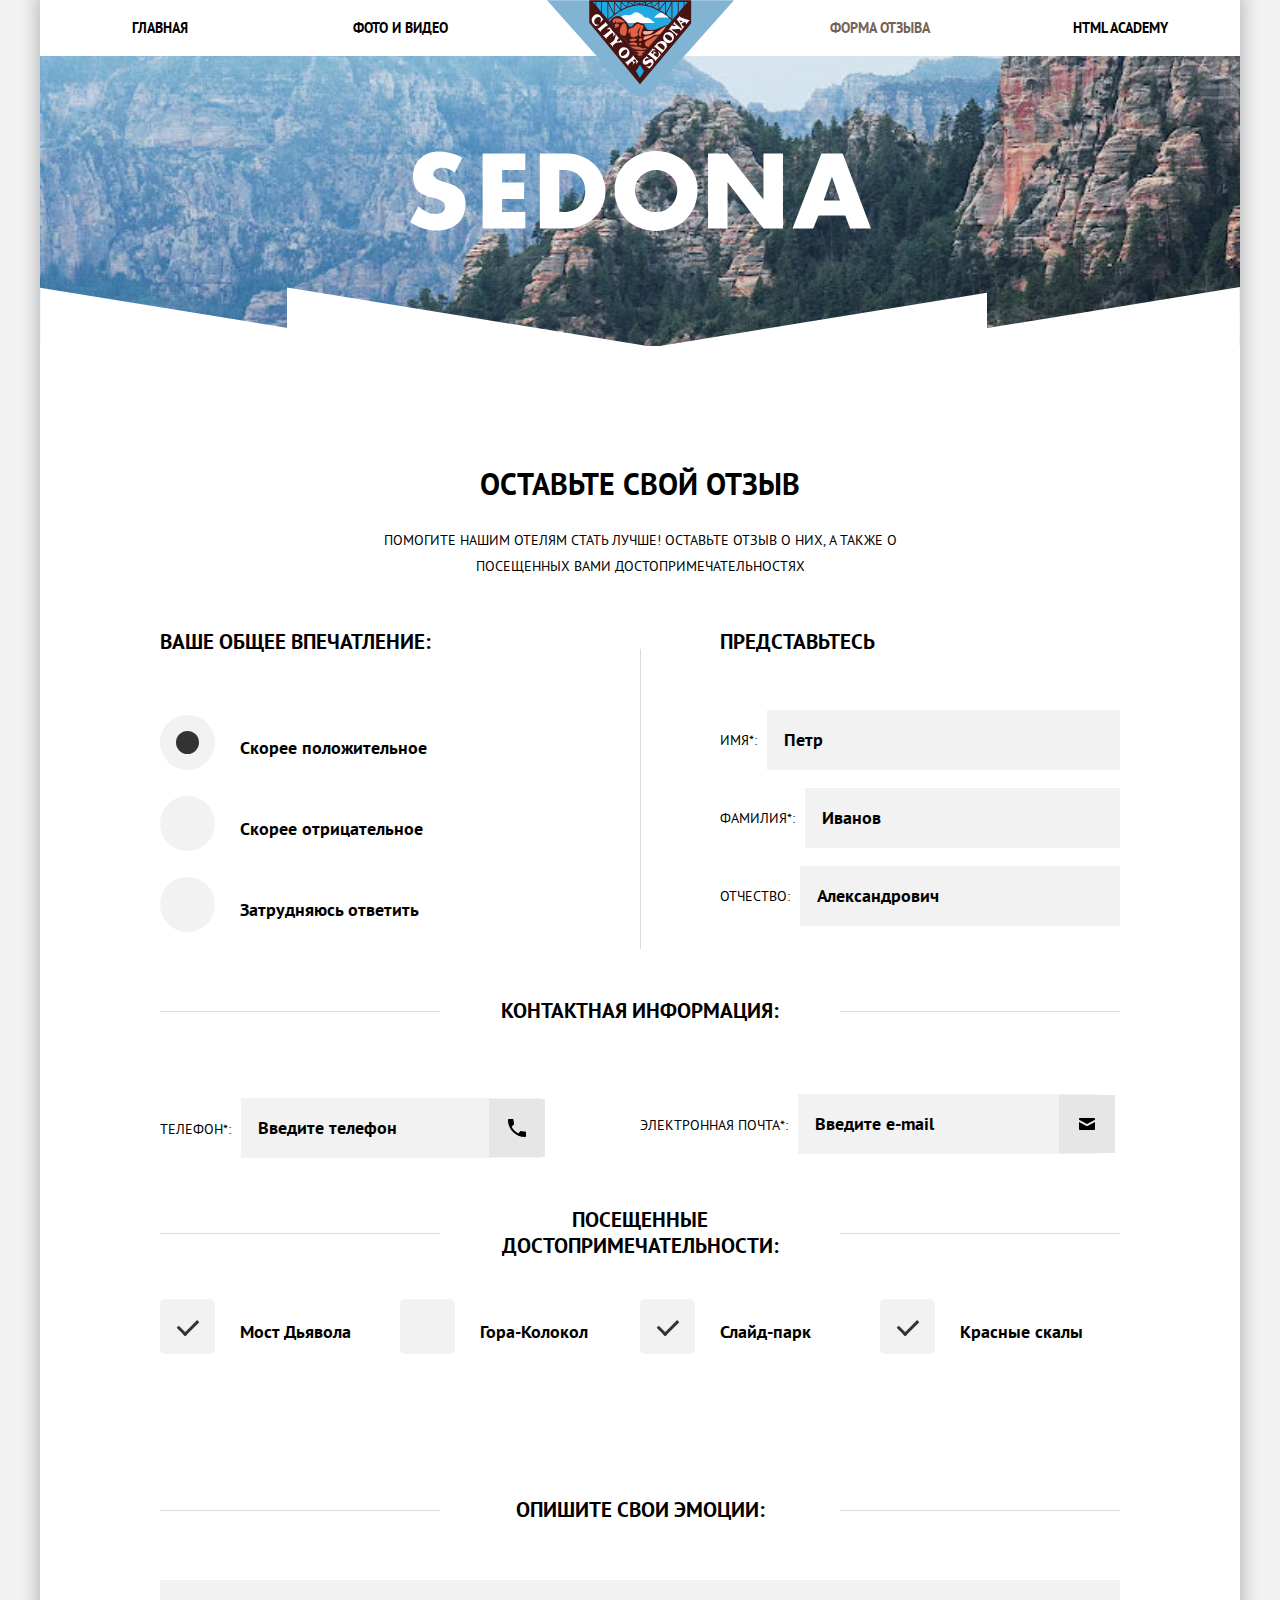
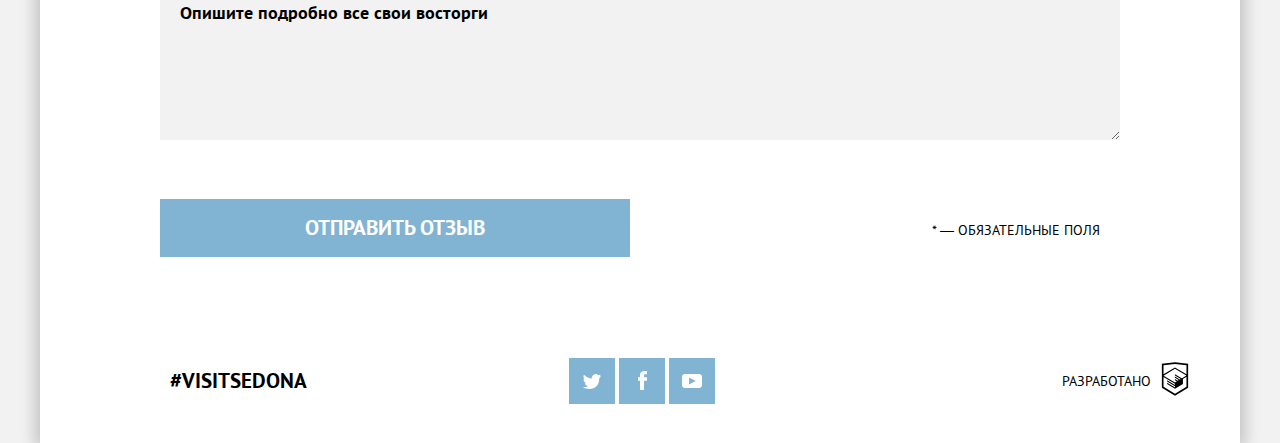
<file: form.html>
<!DOCTYPE html>
<html lang="ru">
  <head>
    <meta charset="utf-8">
    <meta  name="viewport" content="width=device-width,initial-scale=1">
    <title>Седона: Фрома отзыва</title>
    <link rel="stylesheet" href="css/style.min.css">
  </head>
  <body>
    <div class="wrapper-main">
      <header class="header-main">
        <nav class="menu menu--closed menu--nojs">
          <button class="menu__toggle">
            <svg class="menu__cross" xmlns="http://www.w3.org/2000/svg" xmlns:xlink="http://www.w3.org/1999/xlink" x="0px" y="0px" width="22.199px" height="22.199px" viewBox="0 0 22.199 22.199" enable-background="new 0 0 22.199 22.199" xml:space="preserve"> <polygon class="menu__cross-hover" points="22.199,2.804 19.396,0 11.1,8.297 2.804,0 0,2.803 8.297,11.1 0,19.396 2.803,22.199 11.1,13.902 19.396,22.199 22.199,19.396 13.903,11.1 "/></svg>
            <svg class="menu__ham" xmlns="http://www.w3.org/2000/svg" xmlns:xlink="http://www.w3.org/1999/xlink" x="0px" y="0px" width="22.928px" height="21.982px" viewBox="0 0 22.928 21.982" enable-background="new 0 0 22.928 21.982" xml:space="preserve">
              <g>
                <rect class="menu__ham-hover" width="22.928" height="3.964"/>
                <rect class="menu__ham-hover" y="9.009" width="22.928" height="3.964"/>
                <rect class="menu__ham-hover" y="18.018" width="22.928" height="3.964"/>
              </g>
            </svg>
          </button>
          <ul class="menu__items">
            <li class="menu__blocks"><a class="menu__link" href="index.html">Главная</a></li>
            <li class="menu__blocks"><a class="menu__link" href="photo.html">фото и видео</a></li>
            <li class="menu__blocks menu__blocks--hidden"></li>
            <li class="menu__blocks"><a class="menu__link menu__link--active">Форма отзыва</a></li>
            <li class="menu__blocks"><a class="menu__link" href="https://htmlacademy.ru/intensive/adaptive">HTML Academy</a></li>
          </ul>
        </nav>
        <div class="logo">
          <svg xmlns="http://www.w3.org/2000/svg" xmlns:xlink="http://www.w3.org/1999/xlink" x="0px" y="0px" width="186.643px" height="96.425px" viewBox="0 0 186.643 96.425" enable-background="new 0 0 186.643 96.425" xml:space="preserve">
            <g>
              <path class="logo__blue" fill="#81B3D3" d="M186.643,0H0l80.486,90.474c7.061,7.936,18.61,7.936,25.67,0L186.643,0z"/>
              <g>
                <g>
                  <polygon fill="#23A9E1" points="43.242,0.721 92.765,59.071 142.089,1.074 			"/>
                </g>
                <g>
                  <path class="logo__cloud" fill="#FFFFFF" d="M122.023,17.332c-5.062,0.028-10.124,0.056-15.187,0.084C112.837,10.485,115.533,11.226,122.023,17.332L122.023,17.332z"/>
                </g>
                <g>
                  <path class="logo__cloud" fill="#FFFFFF" d="M80.849,22.69c8.895,0,17.786,0,26.68,0c-1.985-1.233-6.708-7.059-9.308-4.893 c-0.212,0.178-7.505-8.848-12.296-4.499c-4.179,3.799-6.12-0.498-10.857,2.511C69.669,19.379,78.188,21.484,80.849,22.69 L80.849,22.69z"/>
                </g>
                <path fill="#491213" d="M93.104,0.016h-50.92v22.463l50.581,61.522l0.339-0.424l50.748-60.394V0.016H93.104z M93.104,57.068 l-0.339,0.409L45.892,1.793h47.211h47.208L93.104,57.068z"/>
                <path fill="#491213" d="M92.765,57.477l0.339-0.409L120.68,24.78c-6.913,0.949-11.864,6.077-18.604,4.956 c-3.396-0.564-3.498-2.514-4.469-4.456c-0.746-1.493-1.937-1.303-3.487-1.91c-1.442-0.565-2.277-1.738-5.162-1.061 c-2.528,0.593-2.807,4.518-5.952,4.293c-1.689-0.121-1.811-2.497-4.244-5.539c-6.302-7.571-12.158-6.523-16.247,0.475 L92.765,57.477z"/>
                <g>
                  <polygon fill="#23A9E1" points="88.745,70.916 92.765,64.416 96.769,70.916 92.765,77.43 			"/>
                </g>
                <g>
                  <path class="logo__grid" fill="#491213" d="M124.567,20.258c-0.035-0.039-3.714-3.86-9.46-7.639c-5.281-3.474-13.444-7.624-22.346-7.667 C83.84,4.903,75.79,9.039,70.605,12.518c-5.632,3.78-9.18,7.61-9.215,7.648l-0.706-0.649c0.036-0.04,3.661-3.954,9.387-7.796 c5.298-3.554,13.54-7.774,22.696-7.729c9.144,0.044,17.493,4.287,22.888,7.837c5.832,3.839,9.57,7.727,9.606,7.766 L124.567,20.258z"/>
                </g>
                <g>
                  <rect class="logo__grid" x="48.363" y="1.2" fill="#491213" width="0.783" height="6.627"/>
                </g>
                <g>
                  <rect class="logo__grid" x="54.116" y="0.933" fill="#491213" width="0.783" height="12.634"/>
                </g>
                <g>
                  <rect class="logo__grid" x="60.363" y="1.017" fill="#491213" width="0.784" height="18.43"/>
                </g>
                <g>
                  <rect class="logo__grid" x="66.779" y="0.933" fill="#491213" width="0.783" height="13.495"/>
                </g>
                <g>
                  <rect class="logo__grid" x="73.42" y="0.819" fill="#491213" width="0.784" height="9.18"/>
                </g>
                <g>
                  <rect class="logo__grid" x="80.33" y="1.074" fill="#491213" width="0.782" height="5.683"/>
                </g>
                <g>
                  <rect class="logo__grid" x="86.676" y="0.918" fill="#491213" width="0.783" height="4.104"/>
                </g>
                <g>
                  <rect class="logo__grid" x="56.928" y="7.699" transform="matrix(-0.4571 -0.8894 0.8894 -0.4571 86.0255 68.6893)" fill="#491213" width="14.095" height="0.784"/>
                </g>
                <g>
                  <rect class="logo__grid" x="65.248" y="5.536" transform="matrix(-0.6306 -0.7761 0.7761 -0.6306 110.4178 64.4075)" fill="#491213" width="10.575" height="0.783"/>
                </g>
                <g>
                  <rect class="logo__grid" x="72.811" y="4.074" transform="matrix(-0.7484 -0.6633 0.6633 -0.7484 131.3064 58.7461)" fill="#491213" width="7.972" height="0.783"/>
                </g>
                <g>
                  <rect class="logo__grid" x="80.394" y="2.974" transform="matrix(-0.8984 -0.4393 0.4393 -0.8984 157.8131 43.247)" fill="#491213" width="7.032" height="0.783"/>
                </g>
                <g>
                  <rect class="logo__grid" x="86.769" y="2.738" transform="matrix(-0.9076 -0.4199 0.4199 -0.9076 170.1622 43.7135)" fill="#491213" width="6.246" height="0.783"/>
                </g>
                <g>
                  <rect class="logo__grid" x="136.324" y="1.257" fill="#491213" width="0.783" height="5.781"/>
                </g>
                <g>
                  <rect class="logo__grid" x="130.571" y="0.721" fill="#491213" width="0.784" height="12.973"/>
                </g>
                <g>
                  <rect class="logo__grid" x="124.325" y="1.257" fill="#491213" width="0.782" height="18.458"/>
                </g>
                <g>
                  <rect class="logo__grid" x="117.909" y="1.031" fill="#491213" width="0.782" height="13.241"/>
                </g>
                <g>
                  <rect class="logo__grid" x="111.268" y="0.989" fill="#491213" width="0.783" height="9.011"/>
                </g>
                <g>
                  <rect class="logo__grid" x="104.358" y="0.679" fill="#491213" width="0.783" height="6.078"/>
                </g>
                <g>
                  <rect class="logo__grid" x="97.883" y="1.172" fill="#491213" width="1.015" height="3.85"/>
                </g>
                <g>
                  <rect class="logo__grid" x="121.129" y="1.052" transform="matrix(-0.8889 -0.4582 0.4582 -0.8889 225.8566 70.8436)" fill="#491213" width="0.782" height="13.956"/>
                </g>
                <g>
                  <rect class="logo__grid" x="114.566" y="0.643" transform="matrix(-0.7732 -0.6342 0.6342 -0.7732 200.1183 83.3156)" fill="#491213" width="0.783" height="10.461"/>
                </g>
                <g>
                  <rect class="logo__grid" x="108.268" y="0.475" transform="matrix(-0.6634 -0.7482 0.7482 -0.6634 177.4106 88.722)" fill="#491213" width="0.783" height="7.97"/>
                </g>
                <g>
                  <rect class="logo__grid" x="101.169" y="-0.154" transform="matrix(-0.4385 -0.8987 0.8987 -0.4385 143.0711 96.1146)" fill="#491213" width="0.784" height="7.032"/>
                </g>
                <g>
                  <rect class="logo__grid" x="95.196" y="0.013" transform="matrix(-0.4191 -0.908 0.908 -0.4191 132.7973 91.2395)" fill="#491213" width="0.783" height="6.246"/>
                </g>
                <g>
                  <g>
                    <path fill="#FFFFFF" d="M65.464,32.265c0.513,0.618,0.891,1.284,0.806,2.116c-0.059,0.579-0.936,1.55-0.27,1.846 c0.747-0.945,1.495-1.889,2.242-2.834c-0.602-0.151-5.365-5.848-5.442-6.472c-1.053,0.578-2.106,1.156-3.159,1.734 c0.164,0.661,1.294,0.005,1.854,0.046c0.828,0.06,1.425,0.56,1.953,1.152c-1.728,1.449-5.931,5.017-6.374,5.09 c-0.226,0.036-1.088-0.601-1.101-0.056c-0.006,0.262,0.852,1.014,1.015,1.21c0.743,0.884,1.485,1.769,2.229,2.653 c0.619-0.282-0.11-0.732,0.205-1.243C59.654,37.133,64.323,33.24,65.464,32.265L65.464,32.265z"/>
                  </g>
                  <g>
                    <path fill="#FFFFFF" d="M60.191,25.285c0.443-0.095,0.624,0.434,0.958-0.056c-0.816-0.973-1.633-1.945-2.449-2.917 c-0.371-0.442-0.84-0.916-0.706,0.018c0.089,0.63-6.113,5.664-6.493,5.82c-0.479,0.197-0.758-0.417-1.109,0.097 c0.731,0.869,1.461,1.739,2.193,2.608c0.246,0.292,0.477,0.612,0.747,0.882c0.339,0.339,0.208-0.672,0.224-0.585 c-0.091-0.513,0.527-0.948,0.855-1.228C55.956,28.563,59.809,25.336,60.191,25.285z"/>
                  </g>
                  <g>
                    <path fill="#FFFFFF" d="M51.42,24.368c-1.767,0.523-3.65-0.164-4.207-2.042c-0.543-1.835,0.614-3.757,2.071-4.801 c1.439-1.032,3.589-0.97,4.373,0.838c0.346,0.799,0.158,1.706-0.094,2.502c-0.16,0.506-0.597,1,0.056,1.289 c0.86-1.096,1.721-2.19,2.581-3.286c-1.055-0.633-1.518-1.683-2.3-2.595c-0.882-1.071-2.064-2.079-3.482-2.284 c-2.87-0.406-5.574,2.556-5.795,5.245c-0.136,1.457,0.374,2.848,1.246,4.001c0.75,0.994,1.868,1.623,2.435,2.754 c0.262,0.095,2.705-1.033,3.286-1.255C51.538,24.623,51.501,24.459,51.42,24.368C50.659,24.594,51.42,24.368,51.42,24.368z"/>
                  </g>
                  <g>
                    <path fill="#FFFFFF" d="M90.72,60.777c-1.15-0.768-4.025-4.689-4.573-5.341c-0.108-0.13-0.219-0.261-0.329-0.392 c-0.011-0.014-0.284,0.225-0.246,0.191c-0.173,0.145,0.134,0.573-0.052,0.864c-0.793,1.241-5.758,4.983-6.016,5.163 c-0.556,0.384-1.164-0.159-1.489,0.316c0.719,0.854,2.78,3.543,3.019,3.582c0.479,0.078,0.148-0.815,0.211-1 c0.123-0.369,2.633-2.445,3.549-3.211c0.336-0.281,0.688,0.426,0.888,0.723c0.327,0.484,0.474,1,0.298,1.568 c-0.116,0.37-0.717,0.92-0.25,1.174c0.619-0.723,2.361-2.754,2.613-3.049c0.252-0.293-0.566-0.037-0.469-0.087 c-0.37,0.191-0.718,0.235-1.063-0.028c-0.096-0.071-1.089-1.082-0.99-1.166c0.431-0.361,0.959-0.963,1.517-1.1 c0.862-0.213,1.582,1.516,1.709,2.129c0.121,0.578,0.104,1.186-0.076,1.75c-0.124,0.387-0.487,0.696,0.018,0.93 c0.712-0.974,1.422-1.946,2.131-2.92C90.974,60.88,90.842,60.848,90.72,60.777C90.593,60.692,90.859,60.847,90.72,60.777z"/>
                  </g>
                  <g>
                    <path fill="#FFFFFF" d="M80.496,56.646c2.205-1.855,2.482-5.053,0.769-7.339c-1.867-2.489-5.371-3.096-7.804-1.052 c-2.204,1.854-2.489,5.047-0.758,7.325C74.694,58.201,77.902,58.498,80.496,56.646C81.652,55.671,80.397,56.716,80.496,56.646z M80.031,51.893c-0.647,1.51-2.201,3.063-3.732,3.667c-1.818,0.715-3.1-0.827-2.36-2.553c0.65-1.516,2.203-3.057,3.737-3.666 C79.528,48.606,80.742,50.187,80.031,51.893C79.65,52.783,80.102,51.724,80.031,51.893z"/>
                  </g>
                  <g>
                    <path fill="#FFFFFF" d="M74.052,42.037c0.475,0.06,0.926,0.55,1.269,0.042c-0.742-0.879-1.484-1.758-2.228-2.637 c-0.595,0.269,0.047,0.549-0.194,0.971c-0.244,0.427-2.56,0.781-3.176,0.89c0.224-0.644,0.895-2.615,1.157-2.835 c0.544-0.445,0.883,0.432,1.283-0.141c-0.915-1.084-1.829-2.169-2.743-3.253c-0.31-0.366-0.559-1.028-0.98-0.68 c0.038-0.031,0.006,1.472-0.089,1.733c-0.086,0.236-0.936,3.638-1.926,4.47c-0.493,0.414-2.237,1.934-2.702,2.097 c-0.541,0.189-0.825-0.598-1.22-0.038c0.83,0.986,1.661,1.971,2.491,2.957c0.125,0.148,0.602,0.863,0.767,0.893 c0.521,0.094,0.06-0.893,0.113-1.086c0.151-0.431,2.5-2.719,3.497-2.859C70.832,42.356,72.571,41.859,74.052,42.037 C74.391,42.079,73.7,41.994,74.052,42.037z"/>
                  </g>
                </g>
                <g>
                  <path fill="#DC6243" d="M67.792,22.874c-4.043-0.167-2.351-3.954,0.395-4.808c2.611-0.813,8.089,1.717,9.843,3.398 c-2.783,0.855-6.386,0.732-9.447,0.874C68.357,19.218,67.625,20.306,67.792,22.874L67.792,22.874z"/>
                </g>
                <g>
                  <path fill="#DC6243" d="M68.807,27.724c-2.04-1.579-1.396-5.266,1.763-4.146C74.575,25.662,69.714,26.817,68.807,27.724 C68.807,27.724,68.849,27.682,68.807,27.724z"/>
                </g>
                <g>
                  <path fill="#DC6243" d="M77.295,35.423c-8.62-0.071-2.792-13.322,0.141-12.521C80.809,23.975,80.431,35.524,77.295,35.423 L77.295,35.423z"/>
                </g>
                <g>
                  <path fill="#DC6243" d="M83.401,31.094c-0.84,2.501-2.361,2.968-2.192-0.07c0.194-3.503,2.479-2.662,4.93-4.004 c2.04-1.119,3.139-5.214,6.641-2.765c1.562,1.093,3.352,0.179,3.851,1.833c-0.025-0.084-4.545,10.308-2.031,10.308 c-4.961,0-2.773-5.922-0.874-9.899c-1.847,0.885-4.842,6.688-2.382,7.643c-1.281,1.686-5.194,3.945-7.234,2.298 C82.558,35.189,83.418,33.113,83.401,31.094L83.401,31.094z"/>
                </g>
                <g>
                  <path fill="#DC6243" d="M87.505,40.697c-3.489,1.046-8.122-1.207-2.51-2.34C88.478,37.653,92.182,39.135,87.505,40.697 C87.646,40.655,87.377,40.74,87.505,40.697z"/>
                </g>
                <g>
                  <path fill="#DC6243" d="M91.875,40.556c-0.736-1.658,0.562-3.635,2.68-2.199C96.402,39.609,93.704,41.463,91.875,40.556 L91.875,40.556z"/>
                </g>
                <g>
                  <path fill="#DC6243" d="M88.929,45.224c-2.411-0.747-10.537-0.561-5.218-2.764C85.351,41.781,93.865,42.558,88.929,45.224 L88.929,45.224z"/>
                </g>
                <g>
                  <path fill="#DC6243" d="M92.144,44.871c-0.007-0.96-0.512-2.679,1.354-1.946C95.733,43.804,92.144,45.576,92.144,44.871 C92.144,44.871,92.144,44.702,92.144,44.871z"/>
                </g>
                <g>
                  <path fill="#DC6243" d="M99.363,48.538c-1.437-1.227-2.891-1.295-4.229,0c-1.795-3.293-8.318-2.19-11.366-2.651 C85.406,49.916,98.632,50.667,99.363,48.538L99.363,48.538z"/>
                </g>
                <g>
                  <path fill="#DC6243" d="M97.46,50.962c-3.151-0.146-6.671-0.563-9.646,0.084c1.86,0.466,6.396,1.795,2.172,2.918 c1.515,2.168,3.973,2.029,5.584,0.127c-0.655-0.322-1.01-0.719-1.552-1.057C95.69,52.731,97.252,51.767,97.46,50.962 L97.46,50.962z"/>
                </g>
                <g>
                  <path fill="#DC6243" d="M101.056,47.085c-5.288-3.112-3.95-5.427,0.354-7.586c2.254-1.131,7.324-5.208,9.447-3.85 C107.589,39.461,104.322,43.273,101.056,47.085L101.056,47.085z"/>
                </g>
                <g>
                  <path fill="#F49774" d="M97.291,39.809c-4.479-4.601,6.689-4.178,8.487-5.796c1.311,0.437,10.768-8.283,13.071-7.741 c-1.655,1.941-5.22,8.136-7.775,8.136c-1.964,0-3.95-0.292-5.472,1.107C103.378,37.563,99.694,38.605,97.291,39.809 L97.291,39.809z"/>
                </g>
                <g>
                  <path fill="#F4B1A4" d="M98.758,34.183c-2.453,1.319-4.772-3.907-0.537-3.398c2.813,0.338,5.662-0.237,8.348,0.226 C104.642,33.302,101.863,34.564,98.758,34.183L98.758,34.183z"/>
                </g>
                <g>
                  <rect class="logo__grid" x="92.167" y="1.426" fill="#491213" width="0.938" height="3.313"/>
                </g>
                <g>
                  <g>
                    <path fill="#FFFFFF" d="M111.39,52.466c0.191,0.648,0.299,1.332,0.215,2.009c-0.107,0.873-0.979,2.925-2.173,2.34 c-1.169-0.573-2.194-1.728-3.188-2.552c0.802-0.936,1.507-1.749,2.854-1.295c0.37,0.123,0.688-0.036,0.299-0.262 c-0.405-0.234-3.114-1.965-3.261-1.799c-0.271,0.311,0.528,0.868,0.221,1.473c-0.229,0.447-0.61,0.834-0.932,1.219 c-0.72-0.607-1.923-1.253-1.057-2.256c0.542-0.66,1.25-1.172,2.098-1.342c0.565-0.114,1.841,0.389,2.006-0.224 c-1.087-0.522-2.172-1.044-3.258-1.565c0.177,0.799-3.349,4.525-4.131,5.464c-0.113,0.137-0.658,0.609-0.664,0.797 c-0.009,0.429,0.622,0.097,0.657,0.084c0.486-0.18,6.816,5.109,6.973,5.471c0.1,0.281-0.221,0.574-0.029,0.732 c-0.011-0.01,0.228,0.216,0.253,0.184c0.391-0.468,4.522-5.975,5.374-6.217c-0.794-1.215-1.588-2.43-2.368-3.652 C110.689,51.333,111.26,52.024,111.39,52.466z"/>
                  </g>
                  <g>
                    <path fill="#FFFFFF" d="M105.229,59.169c-2.077-1.34-5.596,1.279-6.125,1.531c-1.039,0.492-1.789-0.543-1.251-1.502 c0.469-0.83,1.393-1.234,2.31-1.289c0.277-0.017,1.35,0.198,1.459,0.026c0.13-0.202,0.228-0.22,0.042-0.345 c-0.856-0.579-1.712-1.156-2.567-1.734c-0.176,1.055-1.385,1.727-2.076,2.441c-0.823,0.854-1.52,1.93-1.52,3.156 c0,1.135,0.679,2.142,1.677,2.66c1.136,0.592,2.317,0.116,3.324-0.511c0.627-0.392,1.254-0.856,1.924-1.171 c0.996-0.467,2.304-0.062,1.953,1.27c-0.282,1.073-1.351,2.061-2.405,2.34c-0.616,0.164-1.27,0.109-1.872-0.09 c-0.432-0.142-0.993-0.734-1.23-0.111c1.161,0.846,2.321,1.691,3.482,2.537c0.103-0.76,0.522-1.09,1.086-1.564 c0.735-0.645,1.438-1.32,1.994-2.13C106.593,62.99,106.972,60.621,105.229,59.169z"/>
                  </g>
                  <g>
                    <path fill="#FFFFFF" d="M105.229,59.169C106.154,59.767,104.638,58.675,105.229,59.169L105.229,59.169z"/>
                  </g>
                  <g>
                    <path fill="#FFFFFF" d="M134.462,21.855C134.455,21.859,134.455,21.859,134.462,21.855L134.462,21.855z"/>
                  </g>
                  <g>
                    <path fill="#FFFFFF" d="M141.92,19.645c-0.729,0.729-8.42-2.341-8.982-2.764c-0.29-0.116-0.3-1.321-0.705-0.833 c-0.404,0.488-0.81,0.976-1.216,1.463c-0.418,0.505-0.837,1.009-1.256,1.513c-0.26,0.314-0.537,0.458-0.038,0.72 c0.837-0.419,5.417,7.346,5.008,8.461c-0.725,0.376-6.915-5.057-7.081-5.415c-0.052-0.146,0.273-1.021-0.211-0.945 c-0.229,0.036-0.743,0.896-0.889,1.072c-0.297,0.357-0.592,0.715-0.889,1.072c0.332,0.485,0.517-0.021,0.959,0.042 c0.383,0.077,1.844,1.331,2.241,1.664c-0.725,0.027-2.685,0.131-2.934,0.113c-0.903,0.112-0.422-0.663-1.015-0.931 c-0.759,0.922-1.52,1.843-2.277,2.764c-0.441,0.536-0.885,1.072-1.326,1.607c-0.054,0.065-0.047,0.032,0.05,0.112 c0.33,0.273,0.104,0.168,0.568,0.006c0.506-0.177,6.559,4.931,6.776,5.19c0.377,0.45-0.154,0.975,0.411,1.221 c0.6-0.728,1.198-1.457,1.798-2.184c0.091-0.11,0.141-0.1,0.021-0.198c-0.427-0.353-0.476,0.212-1.002,0.154 c-0.533-0.089-4.395-3.369-5.895-4.61c1.822-0.068,7.291-0.271,8.199-0.304c0.3-0.011,1.139,0.896,1.068,1.216 c-0.081,0.378-0.463,0.558,0.054,0.794c0.479-0.575,0.985-1.149,1.456-1.734l0,0l0.227-0.282 c0.076-0.052,0.146-0.145,0.21-0.265l0.168-0.211c0.425-0.485,1.8-2.006,1.635-2.15c-0.461-0.4-0.685,0.466-1.298-0.054 c-0.348-0.249-1.223-1.788-1.443-2.162c-0.264-0.449,0.608-0.897,0.964-1.119c0.776-0.482,3.247-1.183,3.482,0.348 c0.04,0.258-0.271,0.55-0.084,0.704c0.044,0.037,0.204,0.242,0.27,0.163c0.163-0.197,2.361-2.843,3.3-3.969 C142.146,19.832,142.037,19.69,141.92,19.645z M134.546,21.801C134.623,21.752,134.699,21.703,134.546,21.801 c-0.051,0.032-0.074,0.047-0.084,0.054c0.014-0.008,0.047-0.03,0.082-0.052c-0.345,0.22-0.668,0.473-0.958,0.761 c-0.521-0.897-1.044-1.795-1.564-2.693c1.177,0.491,2.352,0.985,3.524,1.481C135.192,21.45,134.855,21.605,134.546,21.801z"/>
                  </g>
                  <g>
                    <path fill="#FFFFFF" d="M124.801,33.012c-2.375-1.979-5.63-1.404-7.586,0.832c-1.903,2.312-1.712,5.663,0.605,7.615 c2.339,1.926,5.67,1.438,7.572-0.846C127.29,38.31,127.16,34.945,124.801,33.012z M124.52,39.626 c-0.019,0.02-0.025,0.027-0.026,0.027c-1.232,1.292-3.358,0.096-4.505-0.731c-1.146-0.829-3.111-2.57-1.856-4.104 c1.056-1.287,3.124-0.231,4.191,0.482c1.2,0.803,3.412,2.596,2.276,4.216C124.674,39.426,124.726,39.368,124.52,39.626z"/>
                  </g>
                  <g>
                    <path fill="#FFFFFF" d="M124.801,33.012C125.972,33.971,124.548,32.801,124.801,33.012L124.801,33.012z"/>
                  </g>
                  <g>
                    <path fill="#FFFFFF" d="M124.492,39.653c0.009-0.01,0.018-0.018,0.026-0.027c0.029-0.037,0.056-0.073,0.08-0.11 C124.549,39.577,124.488,39.653,124.492,39.653z"/>
                  </g>
                  <g>
                    <path fill="#FFFFFF" d="M118.209,42.136c0.112,0.094,0.273,0.224-0.063-0.057c-2.835-2.127-6.194-1.504-8.402,1.157 c-0.988,1.189-1.976,2.378-2.961,3.567c0.351,0.512,0.763-0.118,1.273,0.176c0.436,0.25,6.244,5.101,6.339,5.366 c0.164,0.458-0.255,0.548,0.144,0.875c0.172,0.143,4.536-5.245,4.935-6.191C120.164,45.274,119.614,43.351,118.209,42.136z M116.891,48.89c-0.24,0.296-0.044,0.054-0.665,0.65c-0.306,0.293-6.438-4.675-6.192-4.944c0.835-0.918,2.567-1.556,3.577-1.297 C115.801,43.859,118.824,46.559,116.891,48.89z"/>
                  </g>
                </g>
              </g>
            </g>
          </svg>
        </div>
      </header>
      <main>
        <section class="welcome welcome--internal">
          <svg xmlns="http://www.w3.org/2000/svg" xmlns:xlink="http://www.w3.org/1999/xlink" x="0px" y="0px" width="459.754px" height="79.805px" viewBox="0 0 459.754 79.805" enable-background="new 0 0 459.754 79.805" xml:space="preserve">
            <g>
              <path fill="#FFFFFF" d="M44.466,21.738c-3.572-2.979-8.139-4.963-12.902-4.963c-3.572,0-8.338,2.084-8.338,6.253 c0,4.368,5.261,6.055,8.636,7.146l4.964,1.489C47.248,34.74,55.287,40,55.287,52.11c0,7.445-1.787,15.088-7.742,20.149 c-5.855,4.964-13.697,7.048-21.24,7.048c-9.43,0-18.661-3.177-26.305-8.537l8.338-15.683c4.865,4.269,10.621,7.742,17.271,7.742 c4.566,0,9.43-2.283,9.43-7.545c0-5.459-7.643-7.345-11.812-8.535C11.019,43.274,2.978,40.101,2.978,25.607 c0-15.188,10.818-25.112,25.807-25.112c7.543,0,16.775,2.382,23.426,6.154L44.466,21.738z"/>
              <path fill="#FFFFFF" d="M91.831,18.959v12.506h21.937v16.479H91.831v12.899h23.127v16.479H72.376V2.483h42.582V18.96L91.831,18.959 L91.831,18.959z"/>
              <path fill="#FFFFFF" d="M129.417,2.482h27.594c20.844,0,38.016,16.377,38.016,37.419c0,21.041-17.271,37.42-38.016,37.42h-27.594 V2.482z M148.872,60.846h4.367c11.612,0,21.539-6.352,21.539-20.942c0-13.4-8.834-20.943-21.341-20.943h-4.565V60.846z"/>
              <path fill="#FFFFFF" d="M286.873,38.513c0,24.219-17.371,41.292-41.394,41.292c-24.02,0-41.391-17.071-41.391-41.292 C204.089,15.881,223.941,0,245.479,0C267.019,0,286.873,15.881,286.873,38.513z M224.339,38.612 c0,12.905,9.529,22.333,21.141,22.333c11.613,0,21.144-9.43,21.144-22.333c0-10.323-9.526-19.752-21.144-19.752 C233.867,18.86,224.339,28.29,224.339,38.612z"/>
              <path fill="#FFFFFF" d="M297.238,2.482h19.454l35.636,45.757h0.196V2.482h19.453v74.839h-19.453L316.89,31.465h-0.197v45.856 h-19.454V2.482z"/>
              <path fill="#FFFFFF" d="M407.345,64.319l-5.16,13.002h-20.646l28.785-74.839h21.242l28.188,74.839h-20.745l-4.862-13.002H407.345z M420.945,25.609h-0.199l-8.039,23.824h16.178L420.945,25.609z"/>
            </g>
          </svg>
        </section>
        <section class="descr descr--internal">
          <h2 class="descr__title descr__title--internal">Оставьте свой отзыв</h2>
          <p class="descr__text">Помогите нашим отелям стать лучше! оставьте отзыв о них, а также о посещенных вами достопримечательностях</p>
        </section>
        <form action="https://echo.htmlacademy.ru/" class="form" method="post">
          <fieldset class="form__name">
            <h3 class="form__title">Представьтесь</h3>
            <div class="form__option">
              <label for="yourname" class="form__label">ИМЯ*:</label>
              <input type="text" id="yourname" name="yourname" placeholder="Петр" required>
            </div>
            <div class="form__option">
              <label for="surname" class="form__label">ФАМИЛИЯ*:</label>
              <input type="text" id="surname" name="surname" placeholder="Иванов" required>
            </div>
            <div class="form__option">
              <label for="patronic" class="form__label">Отчество:</label>
              <input type="text" id="patronic" name="patronic" placeholder="Александрович">
            </div>
          </fieldset>
          <fieldset class="form__contacts">
            <h3 class="form__title">Контактная информация:</h3>
            <div class="form__block">
              <div class="form__tel">
                <label for="phone" class="form__label"><span>Контактный </span>телефон*:</label>
                <input type="tel" id="phone" name="phone" placeholder="Введите телефон" required>
              </div>
              <div class="form__email">
                <label for="mail" class="form__label">Электронная почта*:</label>
                <input type="email" id="mail" name="mail" placeholder="Введите e-mail" required>
              </div>
            </div>
          </fieldset>
          <fieldset class="form__impression">
            <h3 class="form__title">ВАше Общее впечатление:</h3>
            <div class="form__option">
              <input type="radio" id="plus" name="impression" checked>
              <label for="plus">Скорее положительное</label>
            </div>
            <div class="form__option">
              <input type="radio" id="minus" name="impression">
              <label for="minus">Скорее отрицательное</label>
            </div>
            <div class="form__option">
              <input type="radio" id="unknown" name="impression">
              <label for="unknown">Затрудняюсь ответить</label>
            </div>
          </fieldset>
          <fieldset class="form__visit">
            <h3 class="form__title">посещенные достопримечательности:</h3>
            <div class="form__wrap">
              <div class="form__option">
                <input type="checkbox" id="bridge" name="visit" checked>
                <label for="bridge">Мост Дьявола</label>
              </div>
              <div class="form__option">
                <input type="checkbox" id="park" name="visit" checked>
                <label for="park">Слайд-парк</label>
              </div>
              <div class="form__option">
                <input type="checkbox" id="bell" name="visit">
                <label for="bell">Гора-Колокол</label>
              </div>
              <div class="form__option">
                <input type="checkbox" id="rocks" name="visit" checked>
                <label for="rocks">Красные скалы</label>
              </div>
            </div>
          </fieldset>
          <fieldset class="form__emotion">
            <h3 class="form__title">Опишите свои эмоции:</h3>
            <textarea name="emotion" id="emotion">Опишите подробно все свои восторги</textarea>
          </fieldset>
          <div class="form__bottom">
            <button class="form__submit" type="submit">ОТПРАВИТЬ ОТЗЫВ</button>
            <p class="form__text">* — обязательные поля</p>
          </div>
        </form>
      </main>
      <footer class="footer-main">
        <div class="visit">
          <a href="#" class="visit__link">#visitSEDONA</a>
        </div>
        <div class="social">
          <a href="#" class="social__btn social__btn--tw">Twitter</a>
          <a href="#" class="social__btn social__btn--fb">Facebook</a>
          <a href="#" class="social__btn social__btn--yt">Youtube</a>
        </div>
        <div class="copyright">
          <p class="copyright__text">Разработано</p>
          <a href="https://htmlacademy.ru/intensive/adaptive" class="copyright__link">
            <svg xmlns="http://www.w3.org/2000/svg" viewBox="0 0 60 60"><path class="copyright__logo" d="M30.2 5h-.2l-19.7 2.1v36.2l19.7 11.7 19.7-11.7v-36.2l-19.5-2.1zm17 36.8l-17.2 10.2-17.2-10.2v-14.8l17.1 10.2v1.8l-11.7-7v1.8l11.8 7.1v1.9l-11.8-7v1.8l11.8 7 11.9-7.1v-7.6l5.3-3.2v15.1zm-.1-17l-4.7 2.8-2.2 1.3-10.3-6.1v1.8l8.8 5.3h-.1l-.2.1-1.3.7-7.3-4.3v1.8l5.8 3.4-1.4.9-4.3-2.6v1.8l2.9 1.7-2.9 1.7-17-10.1 17-10.2 17.2 10zm.1-1.8l-17.3-10.2-17.1 10.2v-13.6l17.2-1.8 17.2 1.8v13.6z"/></svg>
          </a>
        </div>
      </footer>
    </div>
  <script src="js/picturefill.min.js"></script>
  <script src="js/script.min.js"></script>
  </body>
</html>
</file>
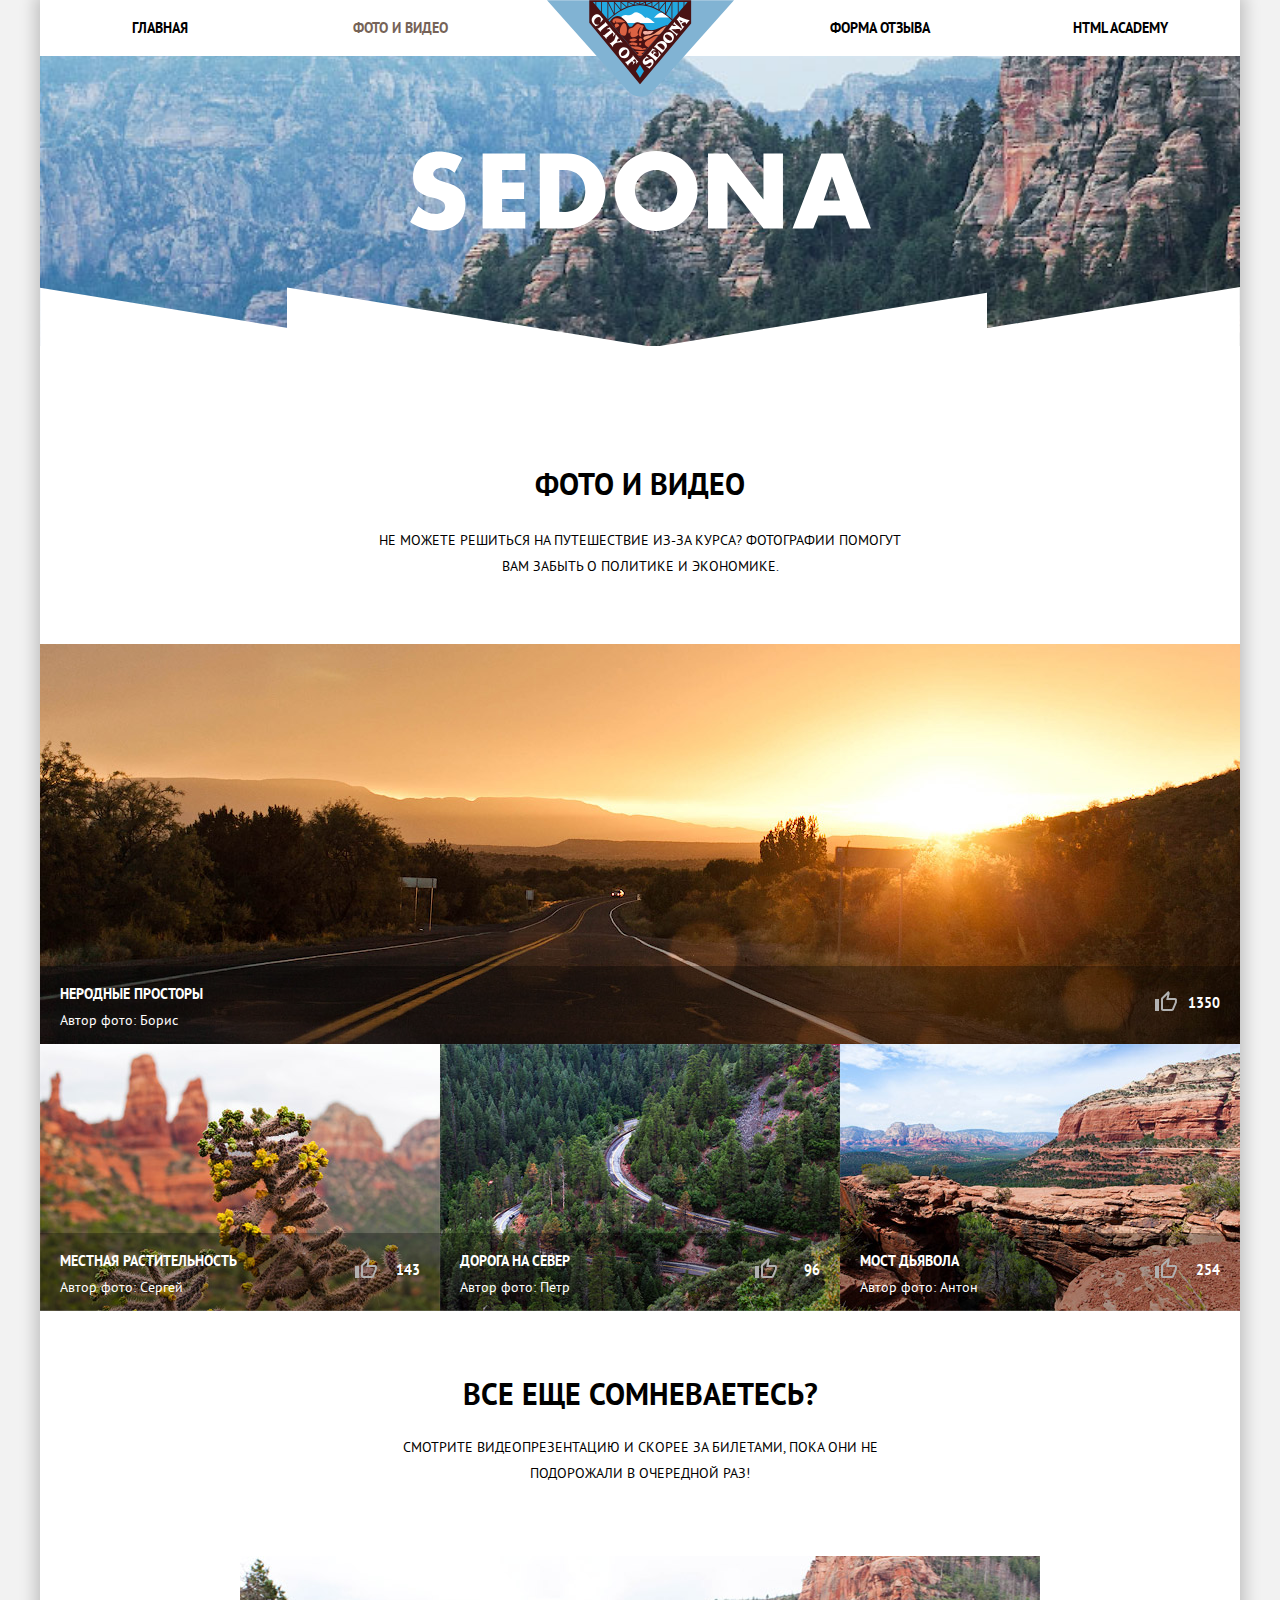
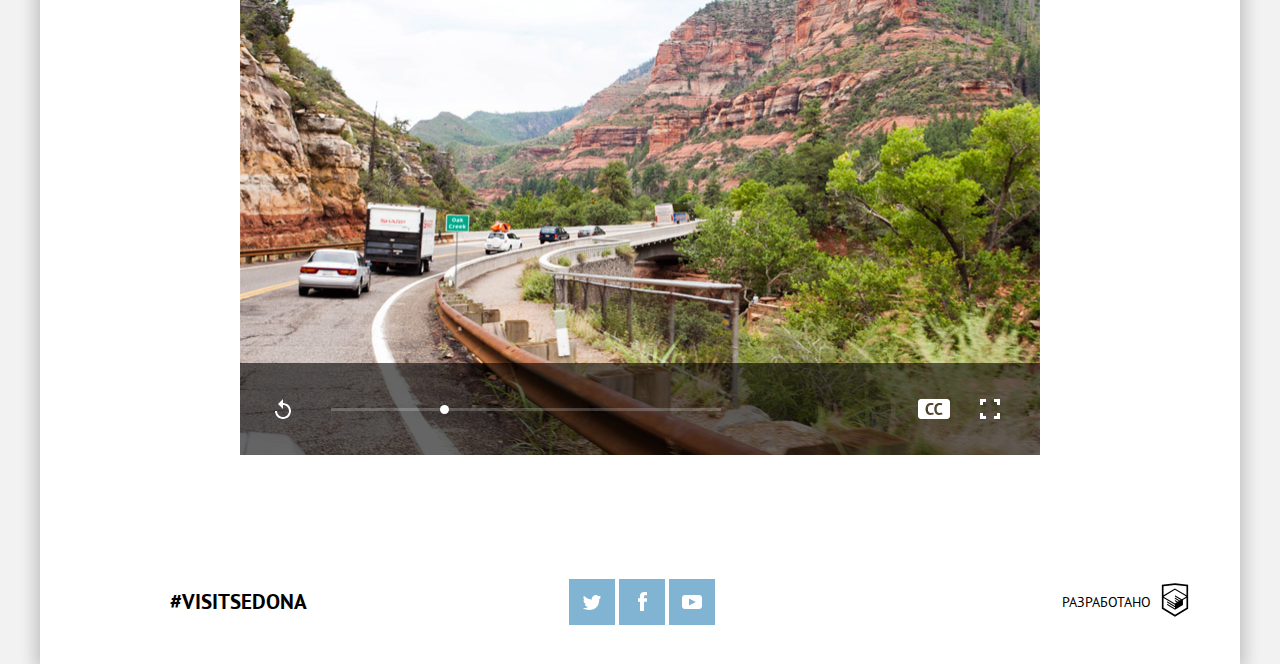
<file: photo.html>
<!DOCTYPE html>
<html lang="ru">
  <head>
    <meta charset="utf-8">
    <meta  name="viewport" content="width=device-width,initial-scale=1">
    <title>Седона: Фото</title>
    <link rel="stylesheet" href="css/style.min.css">
  </head>
  <body>
    <div class="wrapper-main">
      <header class="header-main">
        <nav class="menu menu--closed menu--nojs">
          <button class="menu__toggle">
            <svg class="menu__cross" xmlns="http://www.w3.org/2000/svg" xmlns:xlink="http://www.w3.org/1999/xlink" x="0px" y="0px" width="22.199px" height="22.199px" viewBox="0 0 22.199 22.199" enable-background="new 0 0 22.199 22.199" xml:space="preserve"> <polygon class="menu__cross-hover" points="22.199,2.804 19.396,0 11.1,8.297 2.804,0 0,2.803 8.297,11.1 0,19.396 2.803,22.199 11.1,13.902 19.396,22.199 22.199,19.396 13.903,11.1 "/></svg>
            <svg class="menu__ham" xmlns="http://www.w3.org/2000/svg" xmlns:xlink="http://www.w3.org/1999/xlink" x="0px" y="0px" width="22.928px" height="21.982px" viewBox="0 0 22.928 21.982" enable-background="new 0 0 22.928 21.982" xml:space="preserve">
              <g>
                <rect class="menu__ham-hover" width="22.928" height="3.964"/>
                <rect class="menu__ham-hover" y="9.009" width="22.928" height="3.964"/>
                <rect class="menu__ham-hover" y="18.018" width="22.928" height="3.964"/>
              </g>
            </svg>
          </button>
          <ul class="menu__items">
            <li class="menu__blocks"><a class="menu__link" href="index.html">Главная</a></li>
            <li class="menu__blocks"><a class="menu__link menu__link--active">фото и видео</a></li>
            <li class="menu__blocks menu__blocks--hidden"></li>
            <li class="menu__blocks"><a class="menu__link" href="form.html">Форма отзыва</a></li>
            <li class="menu__blocks"><a class="menu__link" href="https://htmlacademy.ru/intensive/adaptive">HTML Academy</a></li>
          </ul>
        </nav>
        <div class="logo">
          <svg xmlns="http://www.w3.org/2000/svg" xmlns:xlink="http://www.w3.org/1999/xlink" x="0px" y="0px" width="186.643px" height="96.425px" viewBox="0 0 186.643 96.425" enable-background="new 0 0 186.643 96.425" xml:space="preserve">
            <g>
              <path class="logo__blue" fill="#81B3D3" d="M186.643,0H0l80.486,90.474c7.061,7.936,18.61,7.936,25.67,0L186.643,0z"/>
              <g>
                <g>
                  <polygon fill="#23A9E1" points="43.242,0.721 92.765,59.071 142.089,1.074 			"/>
                </g>
                <g>
                  <path class="logo__cloud" fill="#FFFFFF" d="M122.023,17.332c-5.062,0.028-10.124,0.056-15.187,0.084C112.837,10.485,115.533,11.226,122.023,17.332L122.023,17.332z"/>
                </g>
                <g>
                  <path class="logo__cloud" fill="#FFFFFF" d="M80.849,22.69c8.895,0,17.786,0,26.68,0c-1.985-1.233-6.708-7.059-9.308-4.893 c-0.212,0.178-7.505-8.848-12.296-4.499c-4.179,3.799-6.12-0.498-10.857,2.511C69.669,19.379,78.188,21.484,80.849,22.69 L80.849,22.69z"/>
                </g>
                <path fill="#491213" d="M93.104,0.016h-50.92v22.463l50.581,61.522l0.339-0.424l50.748-60.394V0.016H93.104z M93.104,57.068 l-0.339,0.409L45.892,1.793h47.211h47.208L93.104,57.068z"/>
                <path fill="#491213" d="M92.765,57.477l0.339-0.409L120.68,24.78c-6.913,0.949-11.864,6.077-18.604,4.956 c-3.396-0.564-3.498-2.514-4.469-4.456c-0.746-1.493-1.937-1.303-3.487-1.91c-1.442-0.565-2.277-1.738-5.162-1.061 c-2.528,0.593-2.807,4.518-5.952,4.293c-1.689-0.121-1.811-2.497-4.244-5.539c-6.302-7.571-12.158-6.523-16.247,0.475 L92.765,57.477z"/>
                <g>
                  <polygon fill="#23A9E1" points="88.745,70.916 92.765,64.416 96.769,70.916 92.765,77.43 			"/>
                </g>
                <g>
                  <path class="logo__grid" fill="#491213" d="M124.567,20.258c-0.035-0.039-3.714-3.86-9.46-7.639c-5.281-3.474-13.444-7.624-22.346-7.667 C83.84,4.903,75.79,9.039,70.605,12.518c-5.632,3.78-9.18,7.61-9.215,7.648l-0.706-0.649c0.036-0.04,3.661-3.954,9.387-7.796 c5.298-3.554,13.54-7.774,22.696-7.729c9.144,0.044,17.493,4.287,22.888,7.837c5.832,3.839,9.57,7.727,9.606,7.766 L124.567,20.258z"/>
                </g>
                <g>
                  <rect class="logo__grid" x="48.363" y="1.2" fill="#491213" width="0.783" height="6.627"/>
                </g>
                <g>
                  <rect class="logo__grid" x="54.116" y="0.933" fill="#491213" width="0.783" height="12.634"/>
                </g>
                <g>
                  <rect class="logo__grid" x="60.363" y="1.017" fill="#491213" width="0.784" height="18.43"/>
                </g>
                <g>
                  <rect class="logo__grid" x="66.779" y="0.933" fill="#491213" width="0.783" height="13.495"/>
                </g>
                <g>
                  <rect class="logo__grid" x="73.42" y="0.819" fill="#491213" width="0.784" height="9.18"/>
                </g>
                <g>
                  <rect class="logo__grid" x="80.33" y="1.074" fill="#491213" width="0.782" height="5.683"/>
                </g>
                <g>
                  <rect class="logo__grid" x="86.676" y="0.918" fill="#491213" width="0.783" height="4.104"/>
                </g>
                <g>
                  <rect class="logo__grid" x="56.928" y="7.699" transform="matrix(-0.4571 -0.8894 0.8894 -0.4571 86.0255 68.6893)" fill="#491213" width="14.095" height="0.784"/>
                </g>
                <g>
                  <rect class="logo__grid" x="65.248" y="5.536" transform="matrix(-0.6306 -0.7761 0.7761 -0.6306 110.4178 64.4075)" fill="#491213" width="10.575" height="0.783"/>
                </g>
                <g>
                  <rect class="logo__grid" x="72.811" y="4.074" transform="matrix(-0.7484 -0.6633 0.6633 -0.7484 131.3064 58.7461)" fill="#491213" width="7.972" height="0.783"/>
                </g>
                <g>
                  <rect class="logo__grid" x="80.394" y="2.974" transform="matrix(-0.8984 -0.4393 0.4393 -0.8984 157.8131 43.247)" fill="#491213" width="7.032" height="0.783"/>
                </g>
                <g>
                  <rect class="logo__grid" x="86.769" y="2.738" transform="matrix(-0.9076 -0.4199 0.4199 -0.9076 170.1622 43.7135)" fill="#491213" width="6.246" height="0.783"/>
                </g>
                <g>
                  <rect class="logo__grid" x="136.324" y="1.257" fill="#491213" width="0.783" height="5.781"/>
                </g>
                <g>
                  <rect class="logo__grid" x="130.571" y="0.721" fill="#491213" width="0.784" height="12.973"/>
                </g>
                <g>
                  <rect class="logo__grid" x="124.325" y="1.257" fill="#491213" width="0.782" height="18.458"/>
                </g>
                <g>
                  <rect class="logo__grid" x="117.909" y="1.031" fill="#491213" width="0.782" height="13.241"/>
                </g>
                <g>
                  <rect class="logo__grid" x="111.268" y="0.989" fill="#491213" width="0.783" height="9.011"/>
                </g>
                <g>
                  <rect class="logo__grid" x="104.358" y="0.679" fill="#491213" width="0.783" height="6.078"/>
                </g>
                <g>
                  <rect class="logo__grid" x="97.883" y="1.172" fill="#491213" width="1.015" height="3.85"/>
                </g>
                <g>
                  <rect class="logo__grid" x="121.129" y="1.052" transform="matrix(-0.8889 -0.4582 0.4582 -0.8889 225.8566 70.8436)" fill="#491213" width="0.782" height="13.956"/>
                </g>
                <g>
                  <rect class="logo__grid" x="114.566" y="0.643" transform="matrix(-0.7732 -0.6342 0.6342 -0.7732 200.1183 83.3156)" fill="#491213" width="0.783" height="10.461"/>
                </g>
                <g>
                  <rect class="logo__grid" x="108.268" y="0.475" transform="matrix(-0.6634 -0.7482 0.7482 -0.6634 177.4106 88.722)" fill="#491213" width="0.783" height="7.97"/>
                </g>
                <g>
                  <rect class="logo__grid" x="101.169" y="-0.154" transform="matrix(-0.4385 -0.8987 0.8987 -0.4385 143.0711 96.1146)" fill="#491213" width="0.784" height="7.032"/>
                </g>
                <g>
                  <rect class="logo__grid" x="95.196" y="0.013" transform="matrix(-0.4191 -0.908 0.908 -0.4191 132.7973 91.2395)" fill="#491213" width="0.783" height="6.246"/>
                </g>
                <g>
                  <g>
                    <path fill="#FFFFFF" d="M65.464,32.265c0.513,0.618,0.891,1.284,0.806,2.116c-0.059,0.579-0.936,1.55-0.27,1.846 c0.747-0.945,1.495-1.889,2.242-2.834c-0.602-0.151-5.365-5.848-5.442-6.472c-1.053,0.578-2.106,1.156-3.159,1.734 c0.164,0.661,1.294,0.005,1.854,0.046c0.828,0.06,1.425,0.56,1.953,1.152c-1.728,1.449-5.931,5.017-6.374,5.09 c-0.226,0.036-1.088-0.601-1.101-0.056c-0.006,0.262,0.852,1.014,1.015,1.21c0.743,0.884,1.485,1.769,2.229,2.653 c0.619-0.282-0.11-0.732,0.205-1.243C59.654,37.133,64.323,33.24,65.464,32.265L65.464,32.265z"/>
                  </g>
                  <g>
                    <path fill="#FFFFFF" d="M60.191,25.285c0.443-0.095,0.624,0.434,0.958-0.056c-0.816-0.973-1.633-1.945-2.449-2.917 c-0.371-0.442-0.84-0.916-0.706,0.018c0.089,0.63-6.113,5.664-6.493,5.82c-0.479,0.197-0.758-0.417-1.109,0.097 c0.731,0.869,1.461,1.739,2.193,2.608c0.246,0.292,0.477,0.612,0.747,0.882c0.339,0.339,0.208-0.672,0.224-0.585 c-0.091-0.513,0.527-0.948,0.855-1.228C55.956,28.563,59.809,25.336,60.191,25.285z"/>
                  </g>
                  <g>
                    <path fill="#FFFFFF" d="M51.42,24.368c-1.767,0.523-3.65-0.164-4.207-2.042c-0.543-1.835,0.614-3.757,2.071-4.801 c1.439-1.032,3.589-0.97,4.373,0.838c0.346,0.799,0.158,1.706-0.094,2.502c-0.16,0.506-0.597,1,0.056,1.289 c0.86-1.096,1.721-2.19,2.581-3.286c-1.055-0.633-1.518-1.683-2.3-2.595c-0.882-1.071-2.064-2.079-3.482-2.284 c-2.87-0.406-5.574,2.556-5.795,5.245c-0.136,1.457,0.374,2.848,1.246,4.001c0.75,0.994,1.868,1.623,2.435,2.754 c0.262,0.095,2.705-1.033,3.286-1.255C51.538,24.623,51.501,24.459,51.42,24.368C50.659,24.594,51.42,24.368,51.42,24.368z"/>
                  </g>
                  <g>
                    <path fill="#FFFFFF" d="M90.72,60.777c-1.15-0.768-4.025-4.689-4.573-5.341c-0.108-0.13-0.219-0.261-0.329-0.392 c-0.011-0.014-0.284,0.225-0.246,0.191c-0.173,0.145,0.134,0.573-0.052,0.864c-0.793,1.241-5.758,4.983-6.016,5.163 c-0.556,0.384-1.164-0.159-1.489,0.316c0.719,0.854,2.78,3.543,3.019,3.582c0.479,0.078,0.148-0.815,0.211-1 c0.123-0.369,2.633-2.445,3.549-3.211c0.336-0.281,0.688,0.426,0.888,0.723c0.327,0.484,0.474,1,0.298,1.568 c-0.116,0.37-0.717,0.92-0.25,1.174c0.619-0.723,2.361-2.754,2.613-3.049c0.252-0.293-0.566-0.037-0.469-0.087 c-0.37,0.191-0.718,0.235-1.063-0.028c-0.096-0.071-1.089-1.082-0.99-1.166c0.431-0.361,0.959-0.963,1.517-1.1 c0.862-0.213,1.582,1.516,1.709,2.129c0.121,0.578,0.104,1.186-0.076,1.75c-0.124,0.387-0.487,0.696,0.018,0.93 c0.712-0.974,1.422-1.946,2.131-2.92C90.974,60.88,90.842,60.848,90.72,60.777C90.593,60.692,90.859,60.847,90.72,60.777z"/>
                  </g>
                  <g>
                    <path fill="#FFFFFF" d="M80.496,56.646c2.205-1.855,2.482-5.053,0.769-7.339c-1.867-2.489-5.371-3.096-7.804-1.052 c-2.204,1.854-2.489,5.047-0.758,7.325C74.694,58.201,77.902,58.498,80.496,56.646C81.652,55.671,80.397,56.716,80.496,56.646z M80.031,51.893c-0.647,1.51-2.201,3.063-3.732,3.667c-1.818,0.715-3.1-0.827-2.36-2.553c0.65-1.516,2.203-3.057,3.737-3.666 C79.528,48.606,80.742,50.187,80.031,51.893C79.65,52.783,80.102,51.724,80.031,51.893z"/>
                  </g>
                  <g>
                    <path fill="#FFFFFF" d="M74.052,42.037c0.475,0.06,0.926,0.55,1.269,0.042c-0.742-0.879-1.484-1.758-2.228-2.637 c-0.595,0.269,0.047,0.549-0.194,0.971c-0.244,0.427-2.56,0.781-3.176,0.89c0.224-0.644,0.895-2.615,1.157-2.835 c0.544-0.445,0.883,0.432,1.283-0.141c-0.915-1.084-1.829-2.169-2.743-3.253c-0.31-0.366-0.559-1.028-0.98-0.68 c0.038-0.031,0.006,1.472-0.089,1.733c-0.086,0.236-0.936,3.638-1.926,4.47c-0.493,0.414-2.237,1.934-2.702,2.097 c-0.541,0.189-0.825-0.598-1.22-0.038c0.83,0.986,1.661,1.971,2.491,2.957c0.125,0.148,0.602,0.863,0.767,0.893 c0.521,0.094,0.06-0.893,0.113-1.086c0.151-0.431,2.5-2.719,3.497-2.859C70.832,42.356,72.571,41.859,74.052,42.037 C74.391,42.079,73.7,41.994,74.052,42.037z"/>
                  </g>
                </g>
                <g>
                  <path fill="#DC6243" d="M67.792,22.874c-4.043-0.167-2.351-3.954,0.395-4.808c2.611-0.813,8.089,1.717,9.843,3.398 c-2.783,0.855-6.386,0.732-9.447,0.874C68.357,19.218,67.625,20.306,67.792,22.874L67.792,22.874z"/>
                </g>
                <g>
                  <path fill="#DC6243" d="M68.807,27.724c-2.04-1.579-1.396-5.266,1.763-4.146C74.575,25.662,69.714,26.817,68.807,27.724 C68.807,27.724,68.849,27.682,68.807,27.724z"/>
                </g>
                <g>
                  <path fill="#DC6243" d="M77.295,35.423c-8.62-0.071-2.792-13.322,0.141-12.521C80.809,23.975,80.431,35.524,77.295,35.423 L77.295,35.423z"/>
                </g>
                <g>
                  <path fill="#DC6243" d="M83.401,31.094c-0.84,2.501-2.361,2.968-2.192-0.07c0.194-3.503,2.479-2.662,4.93-4.004 c2.04-1.119,3.139-5.214,6.641-2.765c1.562,1.093,3.352,0.179,3.851,1.833c-0.025-0.084-4.545,10.308-2.031,10.308 c-4.961,0-2.773-5.922-0.874-9.899c-1.847,0.885-4.842,6.688-2.382,7.643c-1.281,1.686-5.194,3.945-7.234,2.298 C82.558,35.189,83.418,33.113,83.401,31.094L83.401,31.094z"/>
                </g>
                <g>
                  <path fill="#DC6243" d="M87.505,40.697c-3.489,1.046-8.122-1.207-2.51-2.34C88.478,37.653,92.182,39.135,87.505,40.697 C87.646,40.655,87.377,40.74,87.505,40.697z"/>
                </g>
                <g>
                  <path fill="#DC6243" d="M91.875,40.556c-0.736-1.658,0.562-3.635,2.68-2.199C96.402,39.609,93.704,41.463,91.875,40.556 L91.875,40.556z"/>
                </g>
                <g>
                  <path fill="#DC6243" d="M88.929,45.224c-2.411-0.747-10.537-0.561-5.218-2.764C85.351,41.781,93.865,42.558,88.929,45.224 L88.929,45.224z"/>
                </g>
                <g>
                  <path fill="#DC6243" d="M92.144,44.871c-0.007-0.96-0.512-2.679,1.354-1.946C95.733,43.804,92.144,45.576,92.144,44.871 C92.144,44.871,92.144,44.702,92.144,44.871z"/>
                </g>
                <g>
                  <path fill="#DC6243" d="M99.363,48.538c-1.437-1.227-2.891-1.295-4.229,0c-1.795-3.293-8.318-2.19-11.366-2.651 C85.406,49.916,98.632,50.667,99.363,48.538L99.363,48.538z"/>
                </g>
                <g>
                  <path fill="#DC6243" d="M97.46,50.962c-3.151-0.146-6.671-0.563-9.646,0.084c1.86,0.466,6.396,1.795,2.172,2.918 c1.515,2.168,3.973,2.029,5.584,0.127c-0.655-0.322-1.01-0.719-1.552-1.057C95.69,52.731,97.252,51.767,97.46,50.962 L97.46,50.962z"/>
                </g>
                <g>
                  <path fill="#DC6243" d="M101.056,47.085c-5.288-3.112-3.95-5.427,0.354-7.586c2.254-1.131,7.324-5.208,9.447-3.85 C107.589,39.461,104.322,43.273,101.056,47.085L101.056,47.085z"/>
                </g>
                <g>
                  <path fill="#F49774" d="M97.291,39.809c-4.479-4.601,6.689-4.178,8.487-5.796c1.311,0.437,10.768-8.283,13.071-7.741 c-1.655,1.941-5.22,8.136-7.775,8.136c-1.964,0-3.95-0.292-5.472,1.107C103.378,37.563,99.694,38.605,97.291,39.809 L97.291,39.809z"/>
                </g>
                <g>
                  <path fill="#F4B1A4" d="M98.758,34.183c-2.453,1.319-4.772-3.907-0.537-3.398c2.813,0.338,5.662-0.237,8.348,0.226 C104.642,33.302,101.863,34.564,98.758,34.183L98.758,34.183z"/>
                </g>
                <g>
                  <rect class="logo__grid" x="92.167" y="1.426" fill="#491213" width="0.938" height="3.313"/>
                </g>
                <g>
                  <g>
                    <path fill="#FFFFFF" d="M111.39,52.466c0.191,0.648,0.299,1.332,0.215,2.009c-0.107,0.873-0.979,2.925-2.173,2.34 c-1.169-0.573-2.194-1.728-3.188-2.552c0.802-0.936,1.507-1.749,2.854-1.295c0.37,0.123,0.688-0.036,0.299-0.262 c-0.405-0.234-3.114-1.965-3.261-1.799c-0.271,0.311,0.528,0.868,0.221,1.473c-0.229,0.447-0.61,0.834-0.932,1.219 c-0.72-0.607-1.923-1.253-1.057-2.256c0.542-0.66,1.25-1.172,2.098-1.342c0.565-0.114,1.841,0.389,2.006-0.224 c-1.087-0.522-2.172-1.044-3.258-1.565c0.177,0.799-3.349,4.525-4.131,5.464c-0.113,0.137-0.658,0.609-0.664,0.797 c-0.009,0.429,0.622,0.097,0.657,0.084c0.486-0.18,6.816,5.109,6.973,5.471c0.1,0.281-0.221,0.574-0.029,0.732 c-0.011-0.01,0.228,0.216,0.253,0.184c0.391-0.468,4.522-5.975,5.374-6.217c-0.794-1.215-1.588-2.43-2.368-3.652 C110.689,51.333,111.26,52.024,111.39,52.466z"/>
                  </g>
                  <g>
                    <path fill="#FFFFFF" d="M105.229,59.169c-2.077-1.34-5.596,1.279-6.125,1.531c-1.039,0.492-1.789-0.543-1.251-1.502 c0.469-0.83,1.393-1.234,2.31-1.289c0.277-0.017,1.35,0.198,1.459,0.026c0.13-0.202,0.228-0.22,0.042-0.345 c-0.856-0.579-1.712-1.156-2.567-1.734c-0.176,1.055-1.385,1.727-2.076,2.441c-0.823,0.854-1.52,1.93-1.52,3.156 c0,1.135,0.679,2.142,1.677,2.66c1.136,0.592,2.317,0.116,3.324-0.511c0.627-0.392,1.254-0.856,1.924-1.171 c0.996-0.467,2.304-0.062,1.953,1.27c-0.282,1.073-1.351,2.061-2.405,2.34c-0.616,0.164-1.27,0.109-1.872-0.09 c-0.432-0.142-0.993-0.734-1.23-0.111c1.161,0.846,2.321,1.691,3.482,2.537c0.103-0.76,0.522-1.09,1.086-1.564 c0.735-0.645,1.438-1.32,1.994-2.13C106.593,62.99,106.972,60.621,105.229,59.169z"/>
                  </g>
                  <g>
                    <path fill="#FFFFFF" d="M105.229,59.169C106.154,59.767,104.638,58.675,105.229,59.169L105.229,59.169z"/>
                  </g>
                  <g>
                    <path fill="#FFFFFF" d="M134.462,21.855C134.455,21.859,134.455,21.859,134.462,21.855L134.462,21.855z"/>
                  </g>
                  <g>
                    <path fill="#FFFFFF" d="M141.92,19.645c-0.729,0.729-8.42-2.341-8.982-2.764c-0.29-0.116-0.3-1.321-0.705-0.833 c-0.404,0.488-0.81,0.976-1.216,1.463c-0.418,0.505-0.837,1.009-1.256,1.513c-0.26,0.314-0.537,0.458-0.038,0.72 c0.837-0.419,5.417,7.346,5.008,8.461c-0.725,0.376-6.915-5.057-7.081-5.415c-0.052-0.146,0.273-1.021-0.211-0.945 c-0.229,0.036-0.743,0.896-0.889,1.072c-0.297,0.357-0.592,0.715-0.889,1.072c0.332,0.485,0.517-0.021,0.959,0.042 c0.383,0.077,1.844,1.331,2.241,1.664c-0.725,0.027-2.685,0.131-2.934,0.113c-0.903,0.112-0.422-0.663-1.015-0.931 c-0.759,0.922-1.52,1.843-2.277,2.764c-0.441,0.536-0.885,1.072-1.326,1.607c-0.054,0.065-0.047,0.032,0.05,0.112 c0.33,0.273,0.104,0.168,0.568,0.006c0.506-0.177,6.559,4.931,6.776,5.19c0.377,0.45-0.154,0.975,0.411,1.221 c0.6-0.728,1.198-1.457,1.798-2.184c0.091-0.11,0.141-0.1,0.021-0.198c-0.427-0.353-0.476,0.212-1.002,0.154 c-0.533-0.089-4.395-3.369-5.895-4.61c1.822-0.068,7.291-0.271,8.199-0.304c0.3-0.011,1.139,0.896,1.068,1.216 c-0.081,0.378-0.463,0.558,0.054,0.794c0.479-0.575,0.985-1.149,1.456-1.734l0,0l0.227-0.282 c0.076-0.052,0.146-0.145,0.21-0.265l0.168-0.211c0.425-0.485,1.8-2.006,1.635-2.15c-0.461-0.4-0.685,0.466-1.298-0.054 c-0.348-0.249-1.223-1.788-1.443-2.162c-0.264-0.449,0.608-0.897,0.964-1.119c0.776-0.482,3.247-1.183,3.482,0.348 c0.04,0.258-0.271,0.55-0.084,0.704c0.044,0.037,0.204,0.242,0.27,0.163c0.163-0.197,2.361-2.843,3.3-3.969 C142.146,19.832,142.037,19.69,141.92,19.645z M134.546,21.801C134.623,21.752,134.699,21.703,134.546,21.801 c-0.051,0.032-0.074,0.047-0.084,0.054c0.014-0.008,0.047-0.03,0.082-0.052c-0.345,0.22-0.668,0.473-0.958,0.761 c-0.521-0.897-1.044-1.795-1.564-2.693c1.177,0.491,2.352,0.985,3.524,1.481C135.192,21.45,134.855,21.605,134.546,21.801z"/>
                  </g>
                  <g>
                    <path fill="#FFFFFF" d="M124.801,33.012c-2.375-1.979-5.63-1.404-7.586,0.832c-1.903,2.312-1.712,5.663,0.605,7.615 c2.339,1.926,5.67,1.438,7.572-0.846C127.29,38.31,127.16,34.945,124.801,33.012z M124.52,39.626 c-0.019,0.02-0.025,0.027-0.026,0.027c-1.232,1.292-3.358,0.096-4.505-0.731c-1.146-0.829-3.111-2.57-1.856-4.104 c1.056-1.287,3.124-0.231,4.191,0.482c1.2,0.803,3.412,2.596,2.276,4.216C124.674,39.426,124.726,39.368,124.52,39.626z"/>
                  </g>
                  <g>
                    <path fill="#FFFFFF" d="M124.801,33.012C125.972,33.971,124.548,32.801,124.801,33.012L124.801,33.012z"/>
                  </g>
                  <g>
                    <path fill="#FFFFFF" d="M124.492,39.653c0.009-0.01,0.018-0.018,0.026-0.027c0.029-0.037,0.056-0.073,0.08-0.11 C124.549,39.577,124.488,39.653,124.492,39.653z"/>
                  </g>
                  <g>
                    <path fill="#FFFFFF" d="M118.209,42.136c0.112,0.094,0.273,0.224-0.063-0.057c-2.835-2.127-6.194-1.504-8.402,1.157 c-0.988,1.189-1.976,2.378-2.961,3.567c0.351,0.512,0.763-0.118,1.273,0.176c0.436,0.25,6.244,5.101,6.339,5.366 c0.164,0.458-0.255,0.548,0.144,0.875c0.172,0.143,4.536-5.245,4.935-6.191C120.164,45.274,119.614,43.351,118.209,42.136z M116.891,48.89c-0.24,0.296-0.044,0.054-0.665,0.65c-0.306,0.293-6.438-4.675-6.192-4.944c0.835-0.918,2.567-1.556,3.577-1.297 C115.801,43.859,118.824,46.559,116.891,48.89z"/>
                  </g>
                </g>
              </g>
            </g>
          </svg>
        </div>
      </header>
      <main>
        <section class="welcome welcome--internal">
          <svg xmlns="http://www.w3.org/2000/svg" xmlns:xlink="http://www.w3.org/1999/xlink" x="0px" y="0px" width="459.754px" height="79.805px" viewBox="0 0 459.754 79.805" enable-background="new 0 0 459.754 79.805" xml:space="preserve">
            <g>
              <path fill="#FFFFFF" d="M44.466,21.738c-3.572-2.979-8.139-4.963-12.902-4.963c-3.572,0-8.338,2.084-8.338,6.253 c0,4.368,5.261,6.055,8.636,7.146l4.964,1.489C47.248,34.74,55.287,40,55.287,52.11c0,7.445-1.787,15.088-7.742,20.149 c-5.855,4.964-13.697,7.048-21.24,7.048c-9.43,0-18.661-3.177-26.305-8.537l8.338-15.683c4.865,4.269,10.621,7.742,17.271,7.742 c4.566,0,9.43-2.283,9.43-7.545c0-5.459-7.643-7.345-11.812-8.535C11.019,43.274,2.978,40.101,2.978,25.607 c0-15.188,10.818-25.112,25.807-25.112c7.543,0,16.775,2.382,23.426,6.154L44.466,21.738z"/>
              <path fill="#FFFFFF" d="M91.831,18.959v12.506h21.937v16.479H91.831v12.899h23.127v16.479H72.376V2.483h42.582V18.96L91.831,18.959 L91.831,18.959z"/>
              <path fill="#FFFFFF" d="M129.417,2.482h27.594c20.844,0,38.016,16.377,38.016,37.419c0,21.041-17.271,37.42-38.016,37.42h-27.594 V2.482z M148.872,60.846h4.367c11.612,0,21.539-6.352,21.539-20.942c0-13.4-8.834-20.943-21.341-20.943h-4.565V60.846z"/>
              <path fill="#FFFFFF" d="M286.873,38.513c0,24.219-17.371,41.292-41.394,41.292c-24.02,0-41.391-17.071-41.391-41.292 C204.089,15.881,223.941,0,245.479,0C267.019,0,286.873,15.881,286.873,38.513z M224.339,38.612 c0,12.905,9.529,22.333,21.141,22.333c11.613,0,21.144-9.43,21.144-22.333c0-10.323-9.526-19.752-21.144-19.752 C233.867,18.86,224.339,28.29,224.339,38.612z"/>
              <path fill="#FFFFFF" d="M297.238,2.482h19.454l35.636,45.757h0.196V2.482h19.453v74.839h-19.453L316.89,31.465h-0.197v45.856 h-19.454V2.482z"/>
              <path fill="#FFFFFF" d="M407.345,64.319l-5.16,13.002h-20.646l28.785-74.839h21.242l28.188,74.839h-20.745l-4.862-13.002H407.345z M420.945,25.609h-0.199l-8.039,23.824h16.178L420.945,25.609z"/>
            </g>
          </svg>
        </section>
        <section class="descr descr--internal">
          <h2 class="descr__title descr__title--internal">Фото и видео</h2>
          <p class="descr__text">Не можете решиться на путешествие из-за курса? Фотографии помогут вам забыть о политике и экономике.</p>
        </section>
        <section class="photo">
          <div class="photo__large">
            <picture>
              <source media="(min-width: 1200px)" srcset="img/photo-1-desktop@1x.jpg 1x, img/photo-1-desktop@2x.jpg 2x">
              <source media="(min-width: 768px)" srcset="img/photo-1-tablet@1x.jpg 1x, img/photo-1-tablet@2x.jpg 2x">
              <img src="img/photo-1-mobile@1x.jpg" srcset="img/photo-1-mobile@1x.jpg 1x, img/photo-1-mobile@2x.jpg 2x" alt="Photo-1">
            </picture>
            <div class="photo__comment">
              <p class="photo__name">неродные просторы</p>
              <p class="photo__author">Автор фото: Борис</p>
              <p class="photo__like">1350</p>
            </div>
          </div>
          <ul class="photo__block">
            <li class="photo__item">
              <picture>
                <source media="(min-width: 1200px)" srcset="img/photo-2-desktop@1x.jpg 1x, img/photo-2-desktop@2x.jpg 2x">
                <source media="(min-width: 768px)" srcset="img/photo-2-tablet@1x.jpg 1x, img/photo-2-tablet@2x.jpg 2x">
                <img src="img/photo-2-mobile@1x.jpg" srcset="img/photo-2-mobile@1x.jpg 1x, img/photo-2-mobile@2x.jpg 2x" alt="Photo-2">
              </picture>
              <div class="photo__comment">
                <p class="photo__name">Местная растительность</p>
                <p class="photo__author">Автор фото: Сергей</p>
                <p class="photo__like">143</p>
              </div>
            </li>
            <li class="photo__item">
              <picture>
                <source media="(min-width: 1200px)" srcset="img/photo-3-desktop@1x.jpg 1x, img/photo-3-desktop@2x.jpg 2x">
                <source media="(min-width: 768px)" srcset="img/photo-3-tablet@1x.jpg 1x, img/photo-3-tablet@2x.jpg 2x">
                <img src="img/photo-3-mobile@1x.jpg" srcset="img/photo-3-mobile@1x.jpg 1x, img/photo-3-mobile@2x.jpg 2x" alt="Photo-3">
              </picture>
              <div class="photo__comment">
                <p class="photo__name">Дорога на север</p>
                <p class="photo__author">Автор фото: Петр</p>
                <p class="photo__like">96</p>
              </div>
            </li>
            <li class="photo__item">
              <picture>
                <source media="(min-width: 1200px)" srcset="img/photo-4-desktop@1x.jpg 1x, img/photo-4-desktop@2x.jpg 2x">
                <source media="(min-width: 768px)" srcset="img/photo-4-tablet@1x.jpg 1x, img/photo-4-tablet@2x.jpg 2x">
                <img src="img/photo-4-mobile@1x.jpg" srcset="img/photo-4-mobile@1x.jpg 1x, img/photo-4-mobile@2x.jpg 2x" alt="Photo-4">
              </picture>
              <div class="photo__comment">
                <p class="photo__name">Мост дьявола</p>
                <p class="photo__author">Автор фото: Антон</p>
                <p class="photo__like">254</p>
              </div>
            </li>
          </ul>
        </section>
        <section class="descr descr--internal">
          <h2 class="descr__title descr__title--next">Все еще сомневаетесь?</h2>
          <p class="descr__text">Смотрите видеопрезентацию и скорее за билетами, пока они не подорожали в очередной раз!</p>
        </section>
        <section class="video">
          <picture>
            <source media="(min-width: 1200px)" srcset="img/video-desktop@1x.jpg 1x, img/video-desktop@2x.jpg 2x">
            <source media="(min-width: 768px)" srcset="img/video-tablet@1x.jpg 1x, img/video-tablet@2x.jpg 2x">
            <img src="img/video-mobile@1x.jpg" srcset="img/video-mobile@1x.jpg 1x, img/video-mobile@2x.jpg 2x" alt="Video">
          </picture>
          <div class="video__tools">
            <button class="video__replay">
              <svg xmlns="http://www.w3.org/2000/svg" xmlns:xlink="http://www.w3.org/1999/xlink" x="0px" y="0px" width="16px" height="20px" viewBox="0 0 16 20" enable-background="new 0 0 16 20" xml:space="preserve"><path class="video__hover" d="M8,4V0L3,5l5,5V6c3.315,0,6,2.686,6,6s-2.685,6-6,6s-6-2.686-6-6H0c0,4.42,3.58,8,8,8s8-3.58,8-8S12.42,4,8,4z"/></svg>
            </button>
            <div class="video__slider">
              <div class="video__bar"></div>
              <div class="video__pull"></div>
            </div>
            <button class="video__sub">
              <svg xmlns="http://www.w3.org/2000/svg" xmlns:xlink="http://www.w3.org/1999/xlink" x="0px" y="0px" width="32px" height="20px" viewBox="0 0 32 20" enable-background="new 0 0 32 20" xml:space="preserve"><path class="video__hover" fill="#454545" d="M29,0H3C1.35,0,0,1.35,0,3v14c0,1.65,1.35,3,3,3h26c1.65,0,3-1.35,3-3V3C32,1.35,30.65,0,29,0z M14.403,15.854c-0.545,0.108-1.104,0.164-1.678,0.164c-0.694,0-1.354-0.107-1.976-0.323c-0.623-0.214-1.172-0.562-1.646-1.041 s-0.852-1.103-1.133-1.868C7.69,12.02,7.551,11.091,7.551,10c0-1.134,0.157-2.085,0.471-2.851c0.315-0.768,0.723-1.384,1.224-1.854  c0.502-0.468,1.062-0.804,1.679-1.008c0.616-0.204,1.233-0.307,1.852-0.307c0.66,0,1.22,0.045,1.678,0.134  c0.457,0.087,0.835,0.192,1.133,0.313L15.14,6.347c-0.254-0.121-0.555-0.209-0.902-0.265C13.891,6.027,13.47,6,12.973,6 c-0.915,0-1.649,0.325-2.206,0.977c-0.558,0.651-0.836,1.663-0.836,3.031c0,0.598,0.067,1.142,0.199,1.632  c0.132,0.493,0.334,0.913,0.603,1.26c0.271,0.349,0.607,0.619,1.01,0.812c0.402,0.193,0.867,0.29,1.396,0.29  c0.496,0,0.915-0.049,1.257-0.148c0.342-0.099,0.639-0.227,0.893-0.38l0.463,1.841C15.398,15.564,14.949,15.745,14.403,15.854z   M23.101,15.854c-0.545,0.108-1.105,0.164-1.678,0.164c-0.694,0-1.354-0.107-1.976-0.323c-0.623-0.214-1.172-0.562-1.646-1.041  s-0.852-1.103-1.133-1.868c-0.281-0.767-0.421-1.695-0.421-2.786c0-1.134,0.157-2.085,0.471-2.851  c0.314-0.768,0.723-1.384,1.223-1.854c0.502-0.468,1.062-0.804,1.68-1.008c0.616-0.204,1.233-0.307,1.851-0.307 c0.661,0,1.221,0.045,1.678,0.134c0.458,0.087,0.836,0.192,1.133,0.313l-0.446,1.918c-0.253-0.121-0.554-0.209-0.901-0.265  C22.588,6.027,22.166,6,21.67,6c-0.915,0-1.649,0.325-2.206,0.977c-0.558,0.651-0.836,1.663-0.836,3.031  c0,0.598,0.067,1.142,0.199,1.632c0.132,0.493,0.334,0.913,0.603,1.26c0.271,0.349,0.606,0.619,1.009,0.812 c0.402,0.193,0.868,0.29,1.396,0.29c0.497,0,0.915-0.049,1.257-0.148c0.342-0.099,0.64-0.227,0.894-0.38l0.463,1.841  C24.096,15.564,23.646,15.745,23.101,15.854z"/></svg>
            </button>
            <button class="video__full">
              <svg xmlns="http://www.w3.org/2000/svg" xmlns:xlink="http://www.w3.org/1999/xlink" x="0px" y="0px" width="20px" height="20px" viewBox="0 0 20 20" enable-background="new 0 0 20 20" xml:space="preserve">
                <g>
                  <polygon class="video__hover" fill="#454545" points="0,0 0,3 0,6 3,6 3,3 6,3 6,0 3,0"/>
                  <polygon class="video__hover" fill="#454545" points="3,14 0,14 0,17 0,20 3,20 6,20 6,17 3,17"/>
                  <polygon class="video__hover" fill="#454545" points="17,0 14,0 14,3 17,3 17,6 20,6 20,3 20,0"/>
                  <polygon class="video__hover" fill="#454545" points="17,17 14,17 14,20 17,20 20,20 20,17 20,14 17,14"/>
                </g>
              </svg>
            </button>
          </div>
        </section>
      </main>
      <footer class="footer-main">
        <div class="visit">
          <a href="#" class="visit__link">#visitSEDONA</a>
        </div>
        <div class="social">
          <a href="#" class="social__btn social__btn--tw">Twitter</a>
          <a href="#" class="social__btn social__btn--fb">Facebook</a>
          <a href="#" class="social__btn social__btn--yt">Youtube</a>
        </div>
        <div class="copyright">
          <p class="copyright__text">Разработано</p>
          <a href="https://htmlacademy.ru/intensive/adaptive" class="copyright__link">
            <svg xmlns="http://www.w3.org/2000/svg" viewBox="0 0 60 60"><path class="copyright__logo" d="M30.2 5h-.2l-19.7 2.1v36.2l19.7 11.7 19.7-11.7v-36.2l-19.5-2.1zm17 36.8l-17.2 10.2-17.2-10.2v-14.8l17.1 10.2v1.8l-11.7-7v1.8l11.8 7.1v1.9l-11.8-7v1.8l11.8 7 11.9-7.1v-7.6l5.3-3.2v15.1zm-.1-17l-4.7 2.8-2.2 1.3-10.3-6.1v1.8l8.8 5.3h-.1l-.2.1-1.3.7-7.3-4.3v1.8l5.8 3.4-1.4.9-4.3-2.6v1.8l2.9 1.7-2.9 1.7-17-10.1 17-10.2 17.2 10zm.1-1.8l-17.3-10.2-17.1 10.2v-13.6l17.2-1.8 17.2 1.8v13.6z"/></svg>
          </a>
        </div>
      </footer>
    </div>
  <script src="js/picturefill.min.js"></script>
  <script src="js/script.min.js"></script>
  </body>
</html>
</file>
<file: css/style.min.css>
/*! normalize.css v4.1.1 | MIT License | github.com/necolas/normalize.css */
html{font-family:sans-serif;-ms-text-size-adjust:100%;-webkit-text-size-adjust:100%}body{margin:0;text-transform:uppercase;background-color:#f2f2f2;font-family:"PT Sans","Arial",sans-serif}article,aside,details,figcaption,figure,footer,header,main,menu,nav,section,summary{display:block}audio,canvas,progress,video{display:inline-block}audio:not([controls]){display:none;height:0}progress,sub,sup{vertical-align:baseline}[hidden],template{display:none}a{background-color:transparent;-webkit-text-decoration-skip:objects}a:active,a:hover{outline-width:0}abbr[title]{border-bottom:none;text-decoration:underline dotted}b,strong{font-weight:bolder}dfn{font-style:italic}h1{font-size:2em;margin:.67em 0}mark{background-color:#ff0;color:#000}small{font-size:80%}sub,sup{font-size:75%;line-height:0;position:relative}sub{bottom:-.25em}sup{top:-.5em}img{border-style:none;max-width:100%;height:auto}svg:not(:root){overflow:hidden}code,kbd,pre,samp{font-family:monospace,monospace;font-size:1em}figure{margin:1em 40px}hr{box-sizing:content-box;height:0}button,input,select,textarea{font:inherit;margin:0}optgroup{font-weight:700}button,hr,input{overflow:visible}button,select{text-transform:none}[type=reset],[type=submit],button,html [type=button]{-webkit-appearance:button}[type=button]::-moz-focus-inner,[type=reset]::-moz-focus-inner,[type=submit]::-moz-focus-inner,button::-moz-focus-inner{border-style:none;padding:0}[type=button]:-moz-focusring,[type=reset]:-moz-focusring,[type=submit]:-moz-focusring,button:-moz-focusring{outline:1px dotted ButtonText}fieldset{border:1px solid silver;margin:0 2px;padding:.35em .625em .75em}legend{color:inherit;display:table;max-width:100%;white-space:normal}textarea{overflow:auto}[type=checkbox],[type=radio],legend{box-sizing:border-box;padding:0}[type=number]::-webkit-inner-spin-button,[type=number]::-webkit-outer-spin-button{height:auto}[type=search]{-webkit-appearance:textfield;outline-offset:-2px}[type=search]::-webkit-search-cancel-button,[type=search]::-webkit-search-decoration{-webkit-appearance:none}::-webkit-input-placeholder{color:inherit;opacity:.54}::-webkit-file-upload-button{-webkit-appearance:button;font:inherit}@font-face{font-weight:400;font-family:"PT Sans";font-style:normal;src:url(../fonts/ptsans.woff2) format("woff2"),url(../fonts/ptsans.woff) format("woff")}@font-face{font-weight:700;font-family:"PT Sans";font-style:normal;src:url(../fonts/ptsansbold.woff2) format("woff2"),url(../fonts/ptsansbold.woff) format("woff")}picture img{vertical-align:middle}.wrapper-main{width:320px;margin:0 auto;background-color:#fff;box-shadow:0 0 15px 5px rgba(0,0,0,.2)}.menu{width:100%;position:relative}.menu__items{list-style-type:none;padding:0;margin:0;background-color:#81b3d2}.menu__blocks{border-bottom:1px solid #678fa8;border-top:1px solid #9ac2db}.menu__blocks:first-child{border-top:none}.menu__blocks:last-child{border-bottom:none}.menu__blocks--hidden{display:none}.menu__link{display:block;text-align:center;text-decoration:none;font-size:18px;font-weight:700;color:#fff;padding:17px 0}.menu__link:hover{background-color:#669ec0}.menu__link:active{background-color:#5496bd;color:rgba(255,255,255,.3)}.menu__toggle{position:absolute;background-color:transparent;border:0;outline:0;right:20px;top:12px;z-index:10;cursor:pointer}.menu__cross-hover{fill:#fff}.copyright__link:hover .copyright__logo,.menu__ham-hover{fill:#81b3d2}.logo{min-height:55px;position:relative}.logo svg{position:absolute;width:187px;height:97px;top:0;left:50%;transform:translateX(-93px);z-index:10}.logo__blue,.logo__cloud,.logo__grid{display:none}.welcome{width:100%;min-height:389px;background:#81b3d2 url(../img/bg-back-mobile@1x.jpg) no-repeat center;background-size:cover;text-align:center;padding-top:90px;box-sizing:border-box;position:relative}.welcome svg{width:280px;height:auto}.welcome:after{content:"";position:absolute;bottom:-1px;left:0;width:100%;height:27px;background-image:url(../img/bg-intro-triangle-mobile.svg);background-repeat:no-repeat}.welcome--internal{min-height:157px;padding-top:50px;background-position:center}.welcome--internal svg{width:230px;height:auto}.descr{text-align:center;padding-top:25px;color:#000}.descr--internal{padding-left:7px;padding-right:7px}.descr__title{display:block;font-size:18px;line-height:26px;font-weight:700;margin-bottom:27px}.descr__title--internal{margin-bottom:22px;font-size:17px}.descr__title--next{margin-top:5px}.descr__text{display:block;font-size:14px;line-height:26px;font-weight:400;margin-bottom:5px}.city__text{background-color:#81b3d2;text-align:center;padding:20px 20px 25px;color:#fff;position:relative;z-index:5}.city__text--grey{background-color:#eee;color:#000}.city__text--grey:first-child::after,.city__text--grey:nth-child(2)::after{content:"";position:absolute;bottom:0;left:20px;width:87.5%;height:1px;background-color:#d6d6d6}.city__text--bg{padding-top:60px}.city__text--bg::before,.items__text::before{content:"";position:absolute;background-repeat:no-repeat}.city__text--bg::before{background-image:url(../img/bg-triangle.svg);z-index:10;top:0;left:0;width:100%;height:37px}.city__h3{font-size:18px;line-height:26px;margin-bottom:7px}.city__h3--black{margin-top:10px}.city__number,.city__slogan{font-size:14px;font-weight:400;line-height:21px;margin:0 0 15px}.city__photo{min-height:260px}.city__slogan--black{margin-bottom:5px}.items{margin:0;list-style-type:none;padding:19px 0 0}.items__text{padding-left:70px;padding-right:20px;position:relative}.items__text::before{width:40px;height:40px;top:-10px;left:20px;background-size:contain}.items__text:first-child::before{background-image:url(../img/icon-house.svg)}.items__text:nth-child(2)::before{top:-15px;left:25px;background-image:url(../img/icon-gift.svg)}.items__text:nth-child(3)::before{background-image:url(../img/icon-burger.svg)}.items__h3{font-size:18px;line-height:26px;font-weight:700;margin-bottom:0}.items__slogan{font-size:14px;line-height:21px;font-weight:400;margin-bottom:32px;margin-top:14px}.interest{text-align:center;padding-left:20px;padding-right:20px}.interest__h2{font-size:21px;line-height:26px;font-weight:700;margin-top:23px}.interest__text{font-size:13px;line-height:24px;font-weight:400;margin-bottom:38px}.interest__link{display:block;background-color:#81b3d2;color:#fff;text-decoration:none;font-size:21px;line-height:26px;font-weight:700;padding-top:15px;padding-bottom:15px;box-sizing:border-box;width:100%;min-height:58px;margin-bottom:48px}.interest__link:hover{background-color:#669ec0}.interest__link:active{color:rgba(255,255,255,.3);background-color:#5496bd}.interest__link:disabled{background-color:#e5e5e5}.footer-main{padding:35px 20px 20px;text-align:center}.visit__link{display:block;font-size:21px;line-height:26px;font-weight:700;color:#000;text-decoration:none;margin-bottom:38px}.social__btn{display:inline-block;vertical-align:middle;background-color:#81b3d2;color:#fff;font-size:0;width:46px;height:46px;background-repeat:no-repeat;background-position:center}.social__btn--tw{background-image:url(../img/icon-twitter.svg)}.social__btn--fb{background-image:url(../img/icon-facebook.svg)}.social__btn--yt{background-image:url(../img/icon-youtube.svg)}.social__btn:hover{background-color:#669ec0}.social__btn:active{opacity:.3;background-color:#5496bd}.copyright{padding-top:30px}.copyright__link,.copyright__text{display:inline-block;vertical-align:middle}.copyright__text{font-size:14px;line-height:26px;font-weight:400}.copyright__link{text-decoration:none}.copyright__link svg{width:40px;height:auto}.copyright__link:active .copyright__logo{fill:rgba(0,0,0,.3)}.map{position:relative;background:url(../img/bg-map-mobile@1x.jpg) no-repeat;background-size:cover}.map,.map__online{width:320px;height:350px}.photo{margin-top:23px;border-top:1px solid #e5e5e5;padding:22px 20px 0}.photo__block{list-style-type:none;padding:0;margin:0}.photo__item{padding-top:20px}.photo__comment{font-size:14px;line-height:24px;font-weight:400;padding-top:2px;padding-bottom:18px;position:relative}.photo__comment::after{content:"";position:absolute;width:320px;height:1px;background-color:#e5e5e5;left:-20px;bottom:0}.photo__like,.photo__name{font-weight:700}.photo__name{margin-bottom:2px}.photo__author{margin-top:0}.photo__author,.photo__like{margin-bottom:0}.photo__author{text-transform:none}.photo__like{margin-top:7px;padding-left:35px;position:relative}.photo__like::before{content:"";position:absolute;background-image:url(../img/icon-like.svg);background-repeat:no-repeat;width:22px;height:20px;left:0;top:0}.video{margin-top:30px;margin-bottom:40px}.video__tools{margin:0 20px;padding-left:25px;padding-right:25px;box-sizing:border-box;background-color:#f2f2f2;width:280px;height:65px;display:-ms-flexbox;display:flex;-ms-flex-direction:row;flex-direction:row;-ms-flex-align:center;align-items:center;position:relative}.video__hover{fill:#5c6870}.video__full,.video__replay,.video__sub{border:0;outline:0;background:0 0;padding:0;margin:0;cursor:pointer}.video__full:hover .video__hover,.video__replay:hover .video__hover,.video__sub:hover .video__hover{fill:#000}.video__full:active .video__hover,.video__replay:active .video__hover,.video__sub:active .video__hover{fill:rgba(0,0,0,.3)}.video__replay{width:16px;height:20px}.video__sub{width:22px;height:20px;margin-left:auto}.video__full{width:20px;height:20px;margin-left:40px}.video__slider{position:absolute;top:-45px;left:0;width:280px;height:45px;box-sizing:border-box;background-color:rgba(0,0,0,.6);padding-top:22px;padding-left:22px}.video__bar{width:235px;height:3px;background-color:rgba(255,255,255,.2);position:relative}.video__pull{width:9px;height:9px;background-color:#fff;border-radius:50%;position:absolute;top:19px;left:20%;cursor:pointer}.form{margin-top:12px;padding:0;display:-ms-flexbox;display:flex;-ms-flex-direction:column;flex-direction:column}.form fieldset,.form input{border:0;box-sizing:border-box}.form fieldset{margin:0;width:320px;position:relative;padding:20px 20px 5px}.form fieldset::before{content:"";position:absolute;top:0;left:0;width:320px;height:1px;background-color:#e5e5e5}.form input{font-size:18px;line-height:26px;font-weight:700;font-family:"PT Sans","Arial",sans-serif;background-color:#f2f2f2;padding:17px}.form input::-webkit-input-placeholder{text-transform:none;opacity:1}.form input:-ms-input-placeholder{text-transform:none;opacity:1}.form input::placeholder{text-transform:none;opacity:1}.form input:hover,.form__emotion textarea:hover,input[type=checkbox]:hover+label:hover::before,input[type=radio]:hover+label:hover::before{background-color:#e5e5e5}.form input:focus{background-color:#fff;border:4px solid #e5e5e5;padding:13px}.form__title{margin:0 auto 20px;text-align:center;font-size:18px;line-height:26px;font-weight:700}.form__label{font-size:14px;line-height:26px;font-weight:400;margin-right:10px}.form__option{display:-ms-flexbox;display:flex;-ms-flex-direction:row;flex-direction:row;-ms-flex-pack:justify;justify-content:space-between;-ms-flex-align:center;align-items:center;margin-bottom:18px;width:280px;box-sizing:border-box;overflow:hidden}.form__option input{-ms-flex-positive:1;flex-grow:1}.form__contacts .form__label{padding-left:20px}.form__contacts input{margin-top:5px;margin-bottom:12px;width:280px;box-sizing:border-box}.form__contacts input:last-child{margin-bottom:20px}.form__email,.form__tel{position:relative;box-sizing:border-box}.form__email::after,.form__tel::after{content:"";display:block;width:56px;height:58px;position:absolute;bottom:21px;right:0}.form__tel::after{background:#e6e6e6 url(../img/icon-phone.svg) no-repeat center}.form__email::after{background:#e6e6e6 url(../img/icon-mail.svg) no-repeat center}.form__impression label,.form__visit label{text-transform:none;font-weight:700;padding-left:80px;margin-bottom:35px;position:relative;cursor:pointer}.form__impression .form__title{margin-bottom:40px}.form__impression .form__option{overflow:visible;margin-bottom:13px}input[type=checkbox],input[type=radio]{display:none}input[type=radio]+label::before{content:"";position:absolute;top:-20px;left:0;width:55px;height:55px;background-color:#f2f2f2;border-radius:50%;cursor:pointer}input[type=radio]:checked+label::before{background-color:#333;border:16px solid #f2f2f2;box-sizing:border-box}input[type=checkbox]:active+label:active::before,input[type=radio]:active+label:active::before{background-color:#d5d5d5}input[type=radio]:hover:checked+label:hover::before{background-color:#333;border-color:#e5e5e5}input[type=radio]:active:checked+label:active::before{background-color:rgba(51,51,51,.3);border-color:#d5d5d5}.form__visit .form__option{overflow:visible;margin-bottom:26px}.form__visit .form__option:last-child{margin-bottom:5px}.form__visit .form__title{margin-bottom:35px}input[type=checkbox]+label::before{content:"";position:absolute;top:-20px;left:0;width:55px;height:55px;background-color:#f2f2f2;border-radius:5px;cursor:pointer}input[type=checkbox]:checked+label::after{content:"";position:absolute;top:0;left:18px;width:20px;height:12px;box-sizing:border-box;border-bottom:3px solid #333;border-left:3px solid #333;transform:rotate(-45deg)}input[type=checkbox]:active:checked+label:active::before{border-color:rgba(51,51,51,.3)}.form__emotion textarea{width:100%;box-sizing:border-box;border:0;background-color:#f2f2f2;font-size:18px;line-height:26px;font-weight:700;padding:20px;min-height:160px}.form__emotion textarea:focus{background-color:#fff;border:4px solid #e5e5e5;padding:16px}.form__emotion .form__title{margin-bottom:15px}.form__submit{font-size:21px;line-height:26px;font-weight:700;color:#fff;background-color:#81b3d2;padding-top:16px;padding-bottom:16px;margin:42px 20px 38px;width:280px;border:0;outline:0;cursor:pointer}.form__submit:hover{background-color:#669ec0}.form__submit:active{color:rgba(255,255,255,.3);background-color:#5496bd}.form__submit:disabled{background-color:#e5e5e5}.form__text{display:none}@media (min-width:768px){.wrapper-main{width:768px}.menu__items{background-color:#fff;display:-ms-flexbox;display:flex;-ms-flex-direction:row;flex-direction:row;-ms-flex-pack:justify;justify-content:space-between}.menu__link{color:#000;font-size:14px;line-height:26px;padding:15px 0}.menu__link:active,.menu__link:hover{color:#81b3d2;background-color:transparent}.menu__link:active{color:#000;opacity:.3}.menu__link--active{color:#766357}.menu__link--active:hover{color:#604e43}.menu__link--active:active{color:#766357;opacity:.3}.menu__blocks{width:20%;border:0}.menu__blocks--hidden{display:block}.menu__toggle{display:none}.logo{height:0;position:absolute;top:0;left:50%}.logo__cloud{display:block}.welcome{background:#81b3d2 url(../img/bg-back-tablet@1x.jpg) no-repeat center;background-size:cover;padding-top:75px;min-height:518px}.welcome svg{width:465px;height:354px}.welcome::after,.welcome::before{width:768px;height:40px;background-size:cover}.welcome::before{content:"";position:absolute;bottom:-1px;left:35px;background-image:url(../img/bg-intro-triangle-mobile.svg);background-repeat:no-repeat;width:700px;height:60px}.welcome--internal{max-height:290px;min-height:290px;padding-top:95px}.welcome--internal svg{height:80px}.descr{max-width:540px;margin:0 auto;padding-top:33px;padding-bottom:45px}.descr--internal{padding-top:50px}.descr__title{font-size:21px}.descr__title--internal{font-size:30px;margin-bottom:30px}.descr__title--next{font-size:30px}.city{display:-ms-flexbox;display:flex;-ms-flex-direction:row;flex-direction:row;-ms-flex-pack:center;justify-content:center;-ms-flex-line-pack:stretch;align-content:stretch}.city__text{width:33%;box-sizing:border-box;padding:25px 32px 20px}.city__text--bg::before,.city__text--grey::after{display:none}.city__text--bridge{-ms-flex-order:2;order:2}.city__text--grey{width:33.33%;padding-top:35px;padding-bottom:45px}.city__photo{width:67%;max-height:256px;min-height:256px}.city__photo picture img{width:100%;height:256px}.city__photo--bridge{-ms-flex-order:1;order:1}.city__h3{font-size:21px}.city__h3--black{padding-left:10px;padding-right:10px;margin-bottom:10px}.city__number{margin-bottom:25px}.city__number--black{margin-bottom:20px}.city__slogan{margin-bottom:0}.city__slogan--black{margin-top:10px}.items{display:-ms-flexbox;display:flex;-ms-flex-direction:row;flex-direction:row;-ms-flex-pack:justify;justify-content:space-between;padding-top:65px;padding-bottom:30px}.items__text{width:33%;text-align:center;padding-top:75px;padding-left:20px}.items__text::before,.items__text:nth-child(2)::before{width:75px;height:72px;top:0;left:50%;transform:translateX(-37px)}.items__text:fisrt-child{-ms-flex-order:1;order:1}.items__text:nth-child(2){-ms-flex-order:3;order:3}.items__text:nth-child(3){-ms-flex-order:2;order:2}.items__h3{font-size:21px}.items__slogan{margin-top:20px;padding-left:15px;padding-right:15px}.interest{padding-top:35px}.interest__text{padding-top:5px;padding-bottom:5px}.interest__link{margin-bottom:55px}.interest__link,.interest__text{max-width:455px;margin-left:auto;margin-right:auto}.interest__h2{font-size:30px}.header-main{position:relative}.footer-main{display:-ms-flexbox;display:flex;-ms-flex-direction:row;flex-direction:row;-ms-flex-pack:justify;justify-content:space-between;-ms-flex-align:center;align-items:center;padding:35px 60px}.visit__link{margin-bottom:0}.copyright{padding-top:0}.map picture img{width:100%;height:350px}.map{height:350px;background:url(../img/bg-map-tablet@1x.jpg) no-repeat}.map,.map__online{width:768px}.photo{border-top:none;padding:15px 60px 20px;margin-top:0}.photo__large picture img{width:100%;height:400px}.photo__comment{padding-left:20px;padding-right:20px;padding-bottom:12px;min-height:78px;background-color:#f2f2f2;box-sizing:border-box;display:-ms-flexbox;display:flex;-ms-flex-direction:column;flex-direction:column;-ms-flex-pack:justify;justify-content:space-between;-ms-flex-align:stretch;align-items:stretch;-ms-flex-wrap:wrap;flex-wrap:wrap;position:relative}.form fieldset::before,.photo__comment::after{display:none}.photo__author,.photo__name{width:75%}.photo__like{position:absolute;top:0;right:20px;text-align:right;width:40px;margin-left:auto;margin-top:25px;padding-left:25px}.photo__block{display:-ms-flexbox;display:flex;-ms-flex-wrap:wrap;flex-wrap:wrap}.photo__item{padding-top:0;width:50%}.photo__item picture img{width:100%;height:267px}.photo__item:nth-child(2n) .photo__comment{background-color:#eaeaea}.video{margin-right:60px;margin-left:60px;margin-top:20px;position:relative}.video picture img{width:100%;height:499px}.video__tools{position:absolute;bottom:0;left:0;margin:0;width:100%;height:92px;padding-left:35px;padding-right:40px;background-color:rgba(0,0,0,.6)}.video__hover{fill:#fff}.video__slider{position:static;background-color:transparent;width:auto;padding-left:40px}.video__bar{width:390px}.video__pull{top:50%;left:32%;transform:translateY(-4px)}.form{-ms-flex-direction:row;flex-direction:row;-ms-flex-wrap:wrap;flex-wrap:wrap;margin-left:40px;margin-right:40px;margin-top:0;position:relative}.form::after{content:"";position:absolute;top:20px;left:50%;width:1px;height:300px;background-color:#dbdbdb}.form fieldset:nth-child(2),.form fieldset:nth-child(4),.form fieldset:nth-child(5){width:100%}.form fieldset:nth-child(1),.form fieldset:nth-child(3){width:50%}.form fieldset:nth-child(1){padding-left:40px}.form fieldset:nth-child(2){padding-top:35px}.form__name{-ms-flex-order:2;order:2}.form__name .form__title{text-align:left}.form__contacts{-ms-flex-order:3;order:3}.form__contacts .form__title{margin-bottom:25px;position:relative}.form__impression{-ms-flex-order:1;order:1}.form__impression .form__title{margin-bottom:80px;text-align:left}.form__impression .form__option{margin-bottom:20px}.form__visit{-ms-flex-order:4;order:4}.form__visit .form__title{max-width:300px;margin-left:auto;margin-right:auto;margin-bottom:60px;position:relative}.form__visit .form__option{max-width:240px}.form__visit .form__option:first-child{margin-bottom:35px}.form__visit .form__option:nth-child(3){margin-bottom:35px}.form__wrap{display:-ms-flexbox;display:flex;-ms-flex-direction:row;flex-direction:row;-ms-flex-pack:start;justify-content:flex-start;-ms-flex-align:start;align-items:flex-start;-ms-flex-wrap:wrap;flex-wrap:wrap;width:100%;height:170px;padding-left:90px;box-sizing:border-box}.form__emotion{-ms-flex-order:5;order:5}.form__emotion .form__title{margin-bottom:57px;position:relative}.form__bottom{-ms-flex-order:6;order:6;width:100%;display:-ms-flexbox;display:flex;-ms-flex-direction:row;flex-direction:row;-ms-flex-pack:justify;justify-content:space-between;-ms-flex-align:baseline;align-items:baseline;padding-right:20px;margin-bottom:22px}.form__title{margin-bottom:55px}.form__email input,.form__tel input{width:100%}.form__email{margin-bottom:8px}.form__submit{margin-top:50px;width:325px}.form__text{display:inline-block;vertical-align:middle;font-size:14px;line-height:26px}.form__contacts .form__title::before{left:0}.form__contacts .form__title::before,.form__visit .form__title::before{content:"";position:absolute;top:50%;width:120px;height:1px;background-color:#dbdbdb}.form__emotion .form__title::before{left:0}.form__contacts .form__title::after,.form__emotion .form__title::after,.form__emotion .form__title::before,.form__visit .form__title::after{content:"";position:absolute;top:50%;width:120px;height:1px;background-color:#dbdbdb}.form__contacts .form__title::after{left:100%;transform:translateX(-120px)}.form__visit .form__title::after{transform:translateX(-120px)}.form__emotion .form__title::after{left:100%;transform:translateX(-120px)}.form__visit .form__title::before{left:-175px}.form__visit .form__title::after{left:160%}}@media (min-width:1200px){.wrapper-main{width:1200px}.logo__blue,.logo__grid{display:block}.welcome::after{width:100%;height:60px}.welcome::before{left:247px}.welcome--internal{margin-bottom:70px}.descr--internal{padding-top:30px}.city__h3{padding-left:45px;padding-right:45px}.city__h3--black{padding-left:70px;padding-right:70px}.city__text{padding-top:30px;padding-left:40px;padding-right:40px}.city__text--grey{padding-top:35px;padding-bottom:65px}.items{padding-bottom:50px}.interest__text{padding-bottom:10px}.interest__link{margin-bottom:65px}.footer-main{padding-left:45px;padding-right:45px}.visit__link{padding-left:85px}.social{padding-right:85px}.map{height:350px;background:url(../img/bg-map-desktop@1x.jpg) no-repeat}.map,.map__online{width:1200px}.photo{padding-left:0;padding-right:0;padding-bottom:35px}.photo__item,.photo__large{position:relative}.photo__item{width:33.33%}.photo__item:nth-child(2n) .photo__comment{background-color:rgba(0,0,0,.3)}.photo__comment{position:absolute;bottom:0;left:0;width:100%;background-color:rgba(0,0,0,.3);color:#fff}.video{margin-left:200px;margin-right:200px;margin-bottom:85px}.video__pull{left:25%}.form{padding-left:80px;padding-right:80px}.form fieldset{padding:0}.form fieldset:nth-child(1){padding-left:80px}.form fieldset:nth-child(2){padding-top:20px}.form__contacts .form__title::after,.form__contacts .form__title::before,.form__emotion .form__title::after,.form__emotion .form__title::before,.form__visit .form__title::after,.form__visit .form__title::before{width:280px}.form__contacts .form__title::after{left:100%;transform:translateX(-280px)}.form__visit .form__title::after{transform:translateX(-280px)}.form__emotion .form__title::after{left:100%;transform:translateX(-280px)}.form__visit .form__title::before{left:-330px}.form__visit .form__title::after{left:210%}.form__title{font-size:21px;line-height:26px}.form__impression label,.form__visit label{font-size:18px;line-height:26px}.form__impression .form__option{width:400px}.form__visit .form__option{width:250px}.form__visit .form__option:first-child{-ms-flex-order:1;order:1}.form__visit .form__option:nth-child(2){-ms-flex-order:3;order:3}.form__visit .form__option:nth-child(3){-ms-flex-order:2;order:2}.form__visit .form__option:nth-child(4){-ms-flex-order:4;order:4}.form__name .form__option,.form__tel{width:400px}.form__email input,.form__tel input{width:300px}.form__tel{display:-ms-flexbox;display:flex;-ms-flex-align:baseline;align-items:baseline}.form__block,.form__email,.form__tel,.form__wrap{-ms-flex-direction:row;flex-direction:row}.form__email{width:50%;display:-ms-flexbox;display:flex;-ms-flex-align:baseline;align-items:baseline}.form__tel span{display:none}.form__contacts .form__label{padding-left:0}.form__contacts .form__title{margin-bottom:65px}.form__block,.form__wrap{-ms-flex-pack:justify;justify-content:space-between;-ms-flex-wrap:nowrap;flex-wrap:nowrap}.form__block{display:-ms-flexbox;display:flex;-ms-flex-align:center;align-items:center;margin-bottom:25px}.form__wrap{padding-left:0;margin-bottom:8px}.form__submit{margin-top:55px;margin-bottom:40px;margin-left:0;width:50%}.form__tel::after{right:15px}.form__email::after{right:5px}}@media (max-width:767px){.menu--opened .menu__cross{display:block}.menu--opened .menu__ham{display:none}.menu--opened .menu__items{display:block}.menu--closed .menu__cross{display:none}.menu--closed .menu__ham{display:block}.menu--closed .menu__items,.menu--nojs .menu__cross,.menu--nojs .menu__ham{display:none}.menu--nojs .menu__items{display:block}}@media (-webkit-min-device-pixel-ratio:1.5),(min-resolution:144dpi),(min-resolution:1.5dppx){.welcome{background-color:#81b3d2;background-image:url(../img/bg-back-mobile@2x.jpg)}.map{background:url(../img/bg-map-mobile@2x.jpg) no-repeat}}@media (min-width:768px) and (-webkit-min-device-pixel-ratio:1.5),(min-width:768px) and (min-resolution:144dpi),(min-width:768px) and (min-resolution:1.5dppx){.welcome{background-color:#81b3d2;background-image:url(../img/bg-back-tablet@2x.jpg);background-size:cover}.map{background:url(../img/bg-map-tablet@2x.jpg) no-repeat}}@media (min-width:1200px) and (-webkit-min-device-pixel-ratio:1.5),(min-width:1200px) and (min-resolution:144dpi),(min-width:1200px) and (min-resolution:1.5dppx){.map{background:url(../img/bg-map-desktop@2x.jpg) no-repeat}}
</file>
